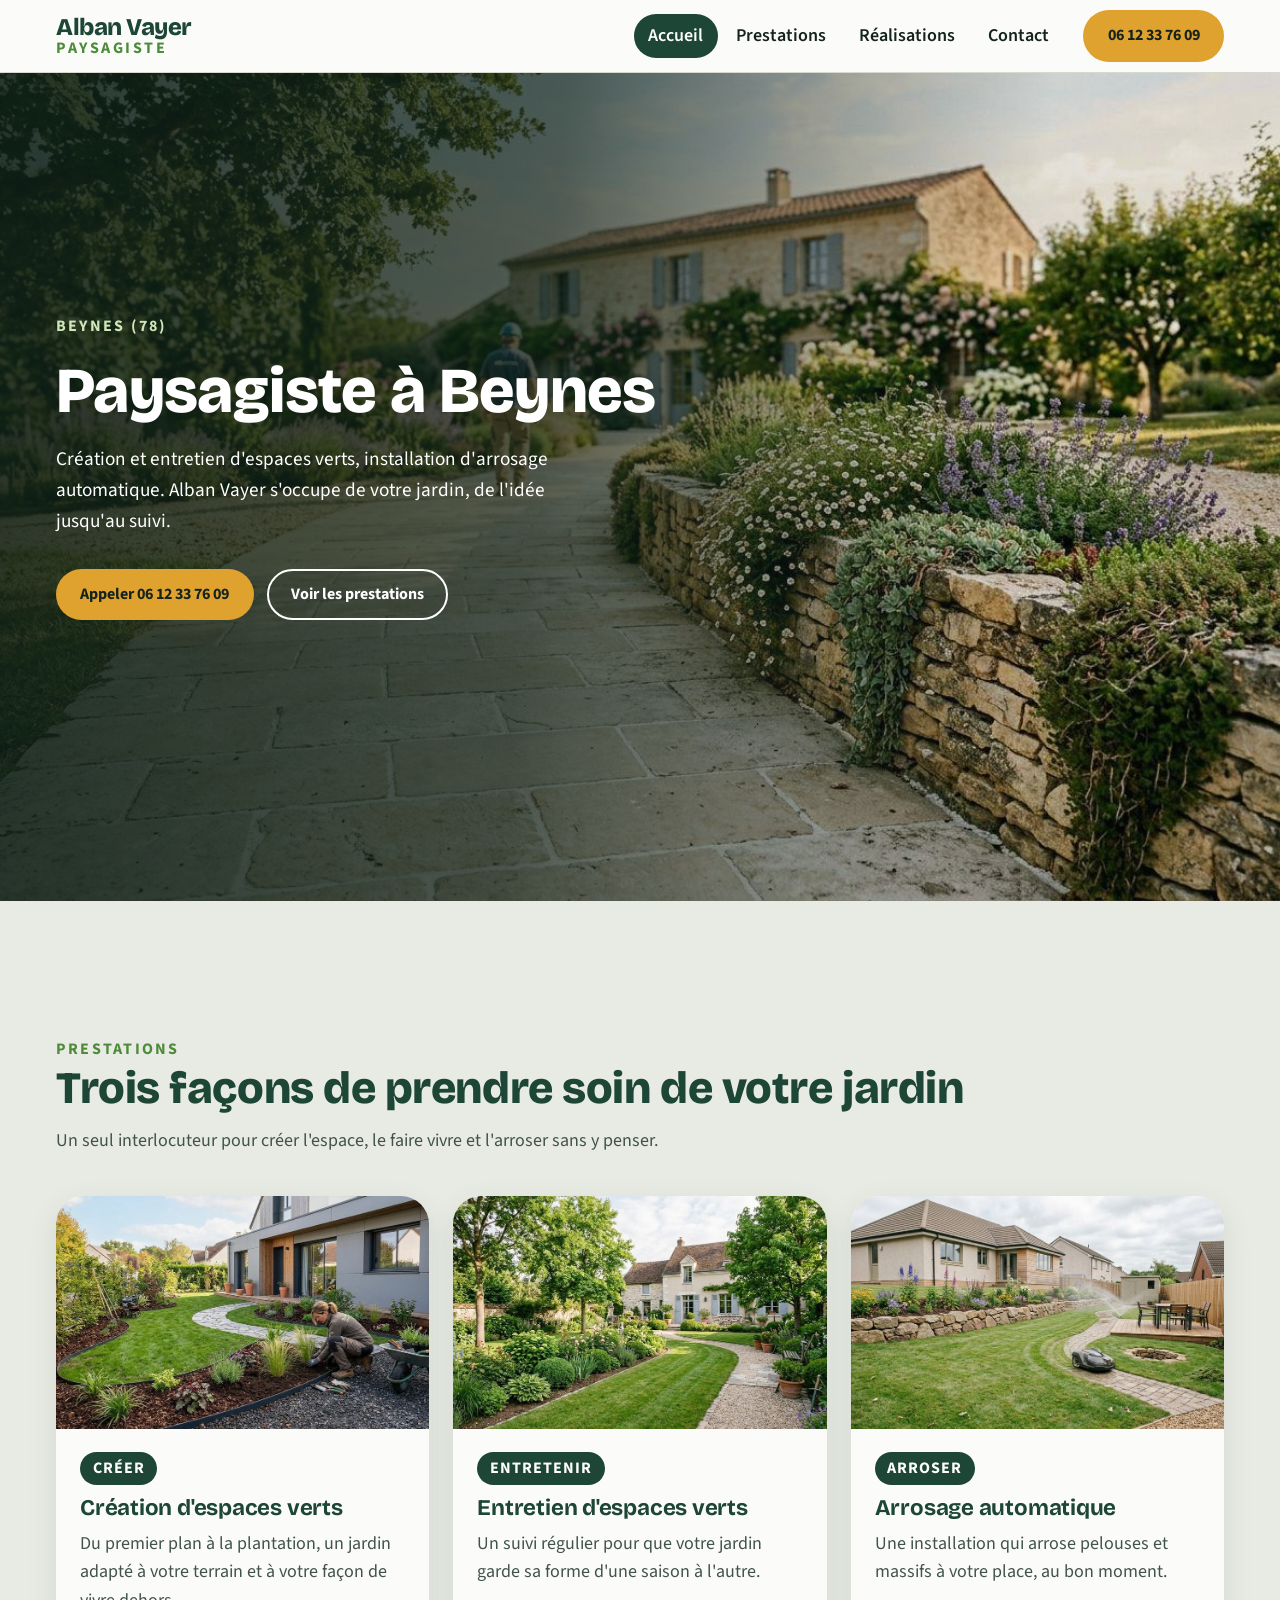
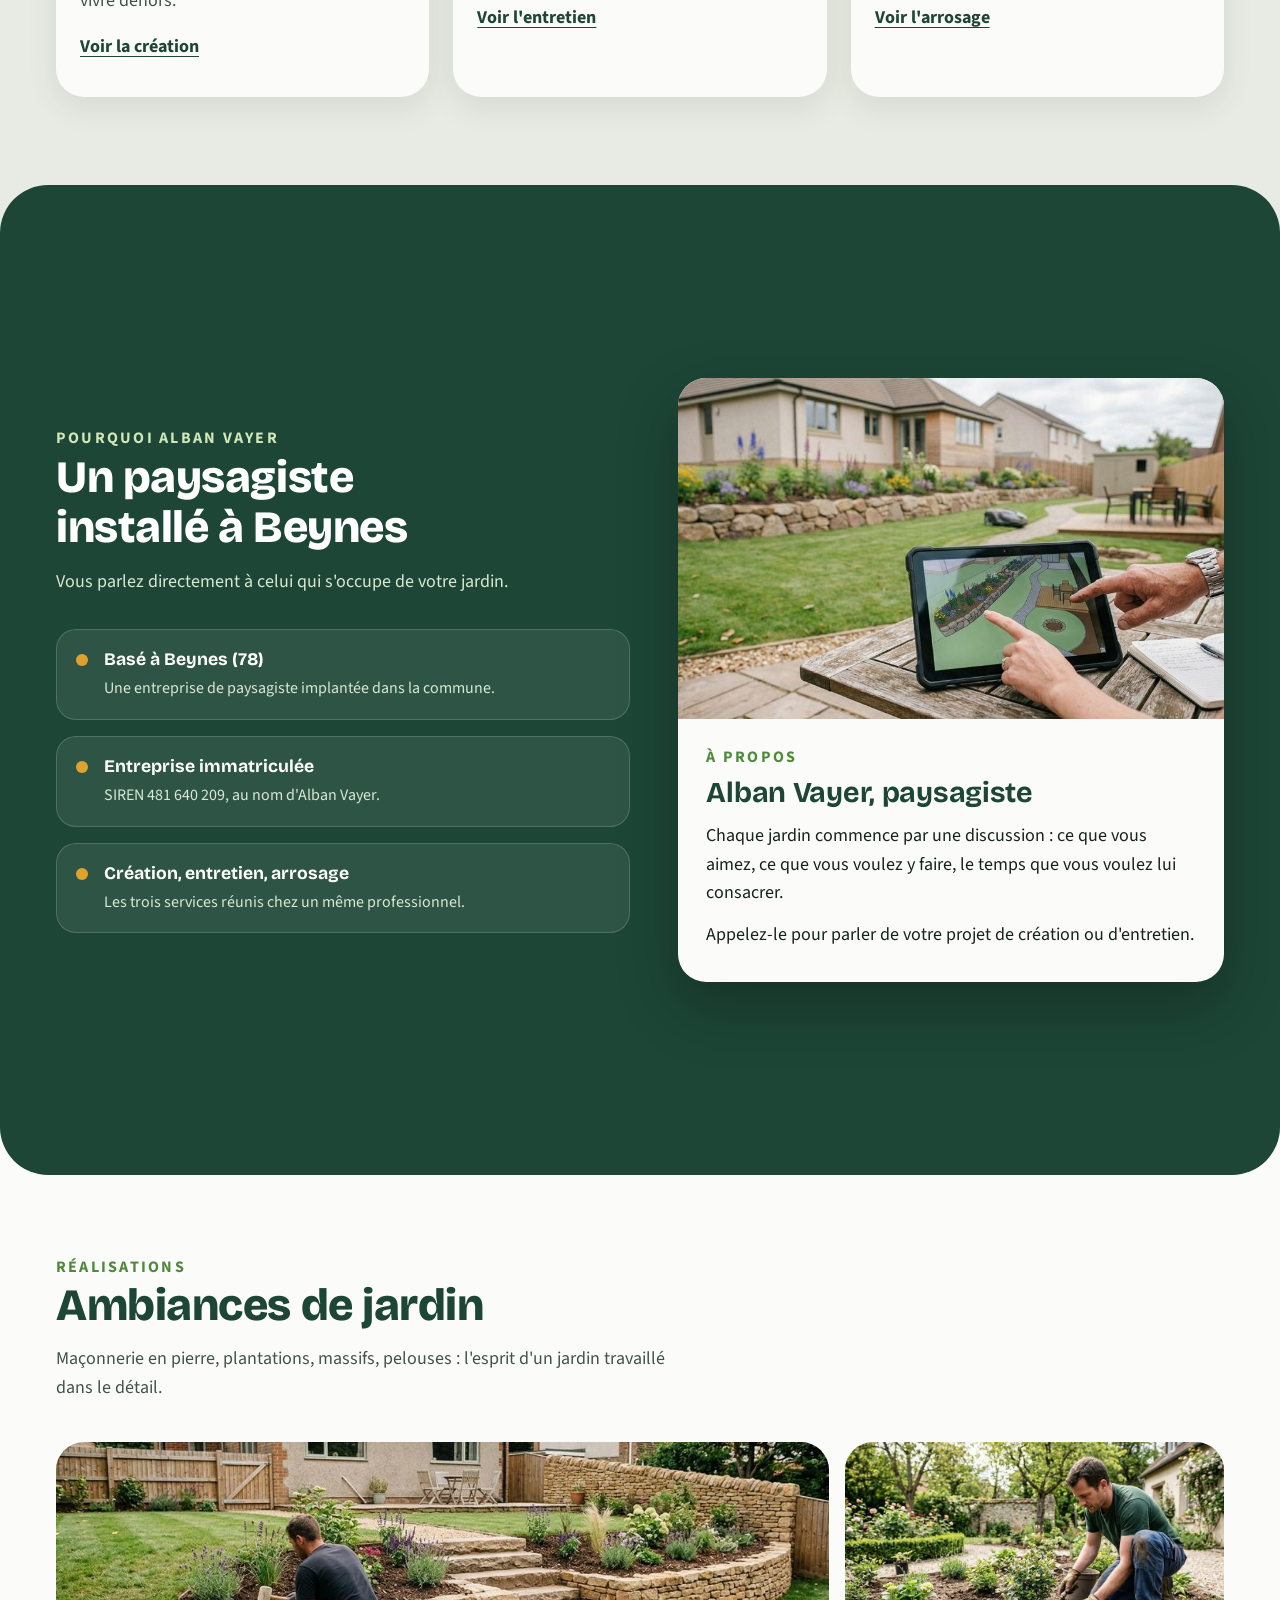
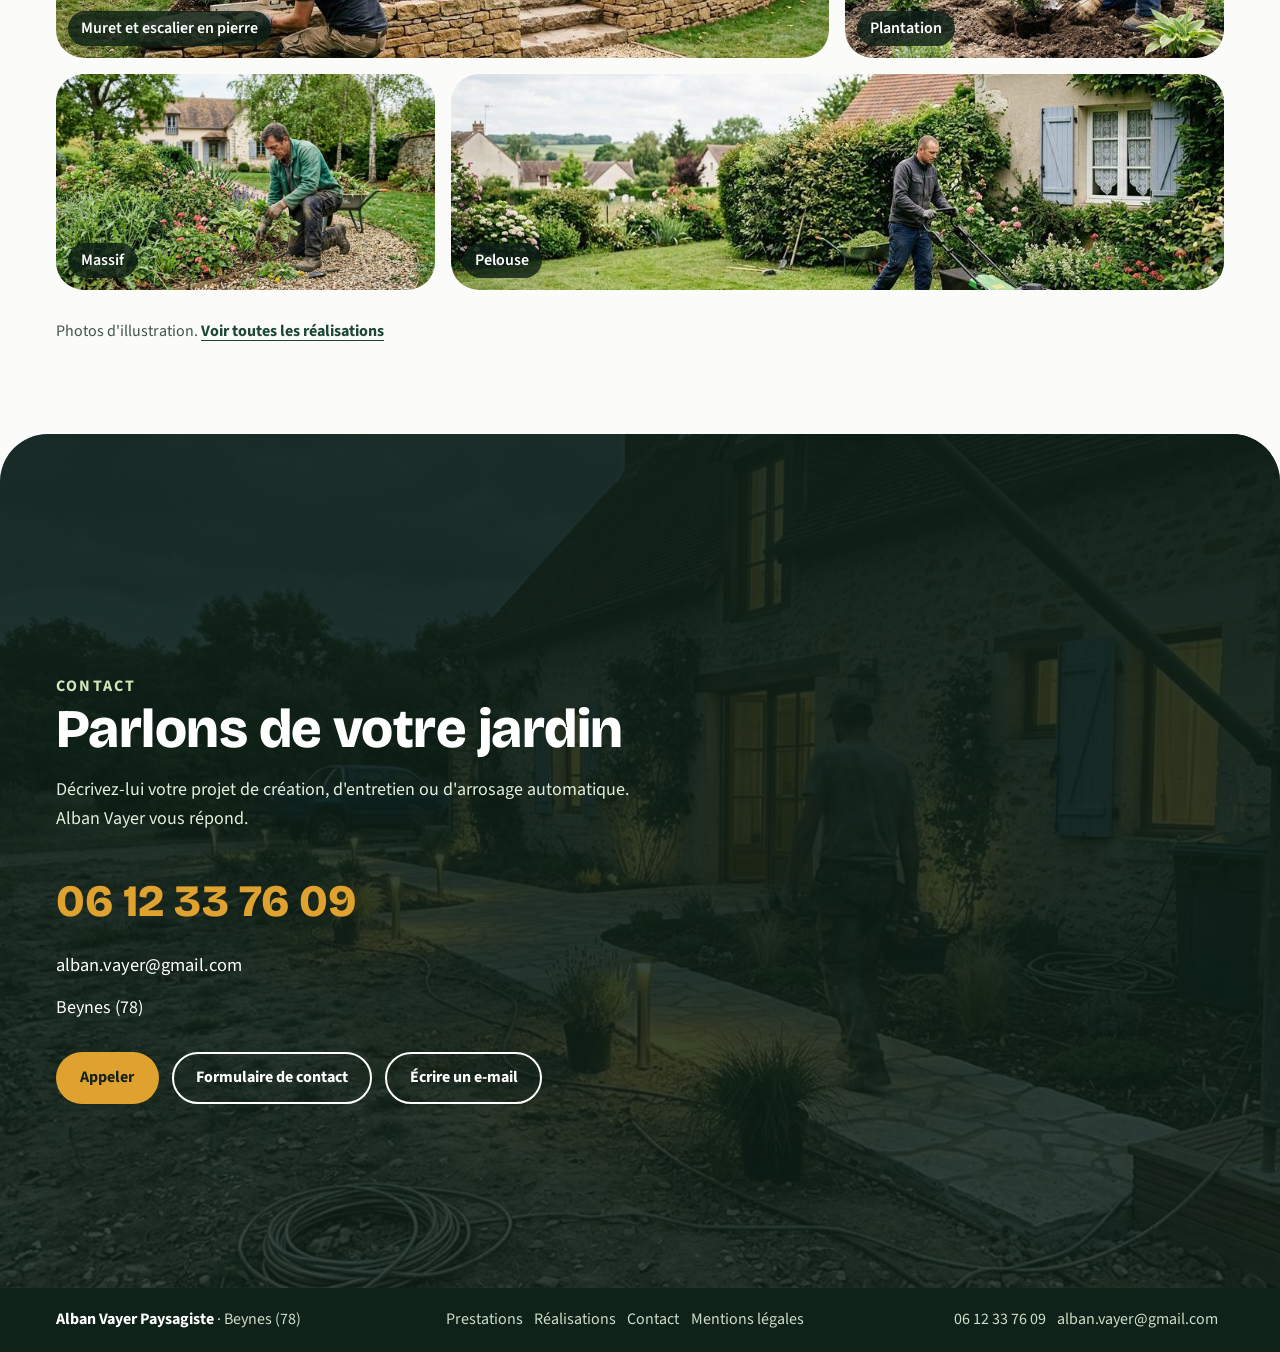
<file: index.html>
<!doctype html>
<html lang="fr">
<head>
<meta charset="utf-8">
<meta name="viewport" content="width=device-width,initial-scale=1">
<title>Alban Vayer Paysagiste à Beynes (78) | Création et entretien de jardins</title>
<meta name="description" content="Alban Vayer, paysagiste à Beynes (78) : création et entretien d'espaces verts, arrosage automatique. Appelez le 06 12 33 76 09.">
<link rel="icon" href="favicon.svg" type="image/svg+xml">
<link rel="preconnect" href="https://fonts.googleapis.com">
<link rel="preconnect" href="https://fonts.gstatic.com" crossorigin>
<link rel="stylesheet" href="https://fonts.googleapis.com/css2?family=Bricolage+Grotesque:opsz,wght@12..96,600;12..96,800&family=Source+Sans+3:wght@400;600;700&display=swap">
<link rel="stylesheet" href="css/style.css">
</head>
<body>
<header class="site-header" id="top">
  <div class="wrap head-in">
    <a class="logo" href="https://webaunet.github.io/alban-vayer-paysagiste/" aria-label="Alban Vayer Paysagiste, accueil"><b>Alban Vayer</b><span>Paysagiste</span></a>
    <nav class="nav" id="menu" aria-label="Navigation principale">
      <a href="index.html" aria-current="page">Accueil</a>
      <a href="prestations.html">Prestations</a>
      <a href="realisations.html">Réalisations</a>
      <a href="contact.html">Contact</a>
    </nav>
    <a class="btn btn-primary head-cta" href="tel:+33612337609" aria-label="Appeler le 06 12 33 76 09"><span class="long">06 12 33 76 09</span><span aria-hidden="true" class="short">Appeler</span></a>
    <button class="burger" type="button" aria-expanded="false" aria-controls="menu" aria-label="Ouvrir le menu">
      <svg class="b" viewBox="0 0 24 24" fill="none" stroke="currentColor" stroke-width="2.4" stroke-linecap="round" aria-hidden="true"><path d="M4 7h16M4 12h16M4 17h16"/></svg>
      <svg class="x" viewBox="0 0 24 24" fill="none" stroke="currentColor" stroke-width="2.4" stroke-linecap="round" aria-hidden="true"><path d="M6 6l12 12M18 6L6 18"/></svg>
    </button>
  </div>
</header>
<main>

  <section class="hero" aria-labelledby="h1">
    <img src="images/allee-paves-jardin.jpg" width="1408" height="768" fetchpriority="high" alt="Allée dallée en pierre bordée d'un muret fleuri, menant à une maison de campagne en pierre">
    <div class="wrap">
      <p class="eyebrow">Beynes (78)</p>
      <h1 id="h1">Paysagiste à Beynes</h1>
      <p class="lead">Création et entretien d'espaces verts, installation d'arrosage automatique. Alban Vayer s'occupe de votre jardin, de l'idée jusqu'au suivi.</p>
      <div class="actions">
        <a class="btn btn-primary" href="tel:+33612337609">Appeler 06 12 33 76 09</a>
        <a class="btn btn-ghost" href="prestations.html">Voir les prestations</a>
      </div>
    </div>
  </section>

  <section class="section s-pierre" id="prestations" aria-labelledby="t-prest">
    <div class="wrap">
      <p class="eyebrow">Prestations</p>
      <h2 class="section-title" id="t-prest">Trois façons de prendre soin de votre jardin</h2>
      <p class="section-intro">Un seul interlocuteur pour créer l'espace, le faire vivre et l'arroser sans y penser.</p>
      <div class="cards">
        <article class="card">
          <img src="images/creation-espace-vert.jpg" width="1408" height="768" loading="lazy" alt="Jardinière installant des plantes dans un massif courbe bordé de gravier, devant une maison moderne">
          <div class="card-body">
            <span class="pill">Créer</span>
            <h3>Création d'espaces verts</h3>
            <p>Du premier plan à la plantation, un jardin adapté à votre terrain et à votre façon de vivre dehors.</p>
            <a class="link-more" href="prestations.html#creation">Voir la création</a>
          </div>
        </article>
        <article class="card">
          <img src="images/jardin-entretenu-allee.jpg" width="1408" height="768" loading="lazy" alt="Jardin entretenu : pelouse tondue en bandes, allée de gravier et massifs fleuris devant une maison en pierre">
          <div class="card-body">
            <span class="pill">Entretenir</span>
            <h3>Entretien d'espaces verts</h3>
            <p>Un suivi régulier pour que votre jardin garde sa forme d'une saison à l'autre.</p>
            <a class="link-more" href="prestations.html#entretien">Voir l'entretien</a>
          </div>
        </article>
        <article class="card">
          <img src="images/jardin-robot-tonte-arrosage.jpg" width="1408" height="768" loading="lazy" alt="Jardin en terrasses avec un robot de tonte sur la pelouse et un jet d'arrosage en fonctionnement">
          <div class="card-body">
            <span class="pill">Arroser</span>
            <h3>Arrosage automatique</h3>
            <p>Une installation qui arrose pelouses et massifs à votre place, au bon moment.</p>
            <a class="link-more" href="prestations.html#arrosage">Voir l'arrosage</a>
          </div>
        </article>
      </div>
    </div>
  </section>

  <section class="band" id="apropos" aria-labelledby="t-about">
    <div class="wrap about">
      <div>
        <p class="eyebrow" style="color:#cfe7b9">Pourquoi Alban Vayer</p>
        <h2 class="on-dark" id="t-about">Un paysagiste installé à Beynes</h2>
        <p class="lead">Vous parlez directement à celui qui s'occupe de votre jardin.</p>
        <ul class="facts">
          <li><i class="dot"></i><div><strong>Basé à Beynes (78)</strong><span>Une entreprise de paysagiste implantée dans la commune.</span></div></li>
          <li><i class="dot"></i><div><strong>Entreprise immatriculée</strong><span>SIREN 481 640 209, au nom d'Alban Vayer.</span></div></li>
          <li><i class="dot"></i><div><strong>Création, entretien, arrosage</strong><span>Les trois services réunis chez un même professionnel.</span></div></li>
        </ul>
      </div>
      <article class="about-card">
        <img src="images/etude-projet-tablette.jpg" width="1408" height="768" loading="lazy" alt="Un paysagiste présente le plan d'un jardin sur une tablette, avec le jardin réel en arrière-plan">
        <div class="txt">
          <p class="eyebrow">À propos</p>
          <h2>Alban Vayer, paysagiste</h2>
          <p>Chaque jardin commence par une discussion : ce que vous aimez, ce que vous voulez y faire, le temps que vous voulez lui consacrer.</p>
          <p>Appelez-le pour parler de votre projet de création ou d'entretien.</p>
        </div>
      </article>
    </div>
  </section>

  <section class="section s-blanc" id="realisations" aria-labelledby="t-real">
    <div class="wrap">
      <p class="eyebrow">Réalisations</p>
      <h2 class="section-title" id="t-real">Ambiances de jardin</h2>
      <p class="section-intro">Maçonnerie en pierre, plantations, massifs, pelouses : l'esprit d'un jardin travaillé dans le détail.</p>
      <div class="gallery">
        <figure><img src="images/muret-pierre-escalier.jpg" width="1408" height="768" loading="lazy" alt="Maçon paysagiste montant un muret en pierre et un escalier dans un jardin en pente"><figcaption>Muret et escalier en pierre</figcaption></figure>
        <figure><img src="images/plantation-massif.jpg" width="1400" height="764" loading="lazy" alt="Jardinier plantant un arbuste dans un massif fraîchement creusé"><figcaption>Plantation</figcaption></figure>
        <figure><img src="images/desherbage-massif.jpg" width="1400" height="764" loading="lazy" alt="Jardinier agenouillé désherbant un massif fleuri au bord d'une allée de gravier"><figcaption>Massif</figcaption></figure>
        <figure><img src="images/tonte-pelouse.jpg" width="1376" height="768" loading="lazy" alt="Jardinier tondant la pelouse devant une maison aux volets bleus"><figcaption>Pelouse</figcaption></figure>
      </div>
      <p class="note">Photos d'illustration. <a class="link-more" href="realisations.html">Voir toutes les réalisations</a></p>
    </div>
  </section>

  <section class="contact" id="contact" aria-labelledby="t-contact">
    <img class="bg" src="images/allee-dallee-maison-pierre.jpg" width="1408" height="768" loading="lazy" alt="Allée dallée éclairée au crépuscule devant une maison en pierre">
    <div class="wrap contact-in">
      <p class="eyebrow" style="color:#cfe7b9">Contact</p>
      <h2 id="t-contact">Parlons de votre jardin</h2>
      <p class="lead">Décrivez-lui votre projet de création, d'entretien ou d'arrosage automatique. Alban Vayer vous répond.</p>
      <div class="coords">
        <a class="tel" href="tel:+33612337609">06 12 33 76 09</a>
        <a class="mail" href="mailto:alban.vayer@gmail.com?subject=Demande%20pour%20mon%20jardin">alban.vayer@gmail.com</a>
        <span>Beynes (78)</span>
      </div>
      <div class="actions">
        <a class="btn btn-primary" href="tel:+33612337609">Appeler</a>
        <a class="btn btn-ghost" href="contact.html">Formulaire de contact</a>
        <a class="btn btn-ghost" href="mailto:alban.vayer@gmail.com?subject=Demande%20pour%20mon%20jardin">Écrire un e-mail</a>
      </div>
    </div>
  </section>
</main>
<footer class="site-footer">
  <div class="wrap foot-in">
    <span><strong>Alban Vayer Paysagiste</strong> · Beynes (78)</span>
    <nav class="foot-nav" aria-label="Pied de page"><a href="prestations.html">Prestations</a><a href="realisations.html">Réalisations</a><a href="contact.html">Contact</a><a href="mentions-legales.html">Mentions légales</a></nav>
    <span><a href="tel:+33612337609">06 12 33 76 09</a><a href="mailto:alban.vayer@gmail.com">alban.vayer@gmail.com</a></span>
  </div>
</footer>
<script src="js/main.js"></script>
</body>
</html>
</file>
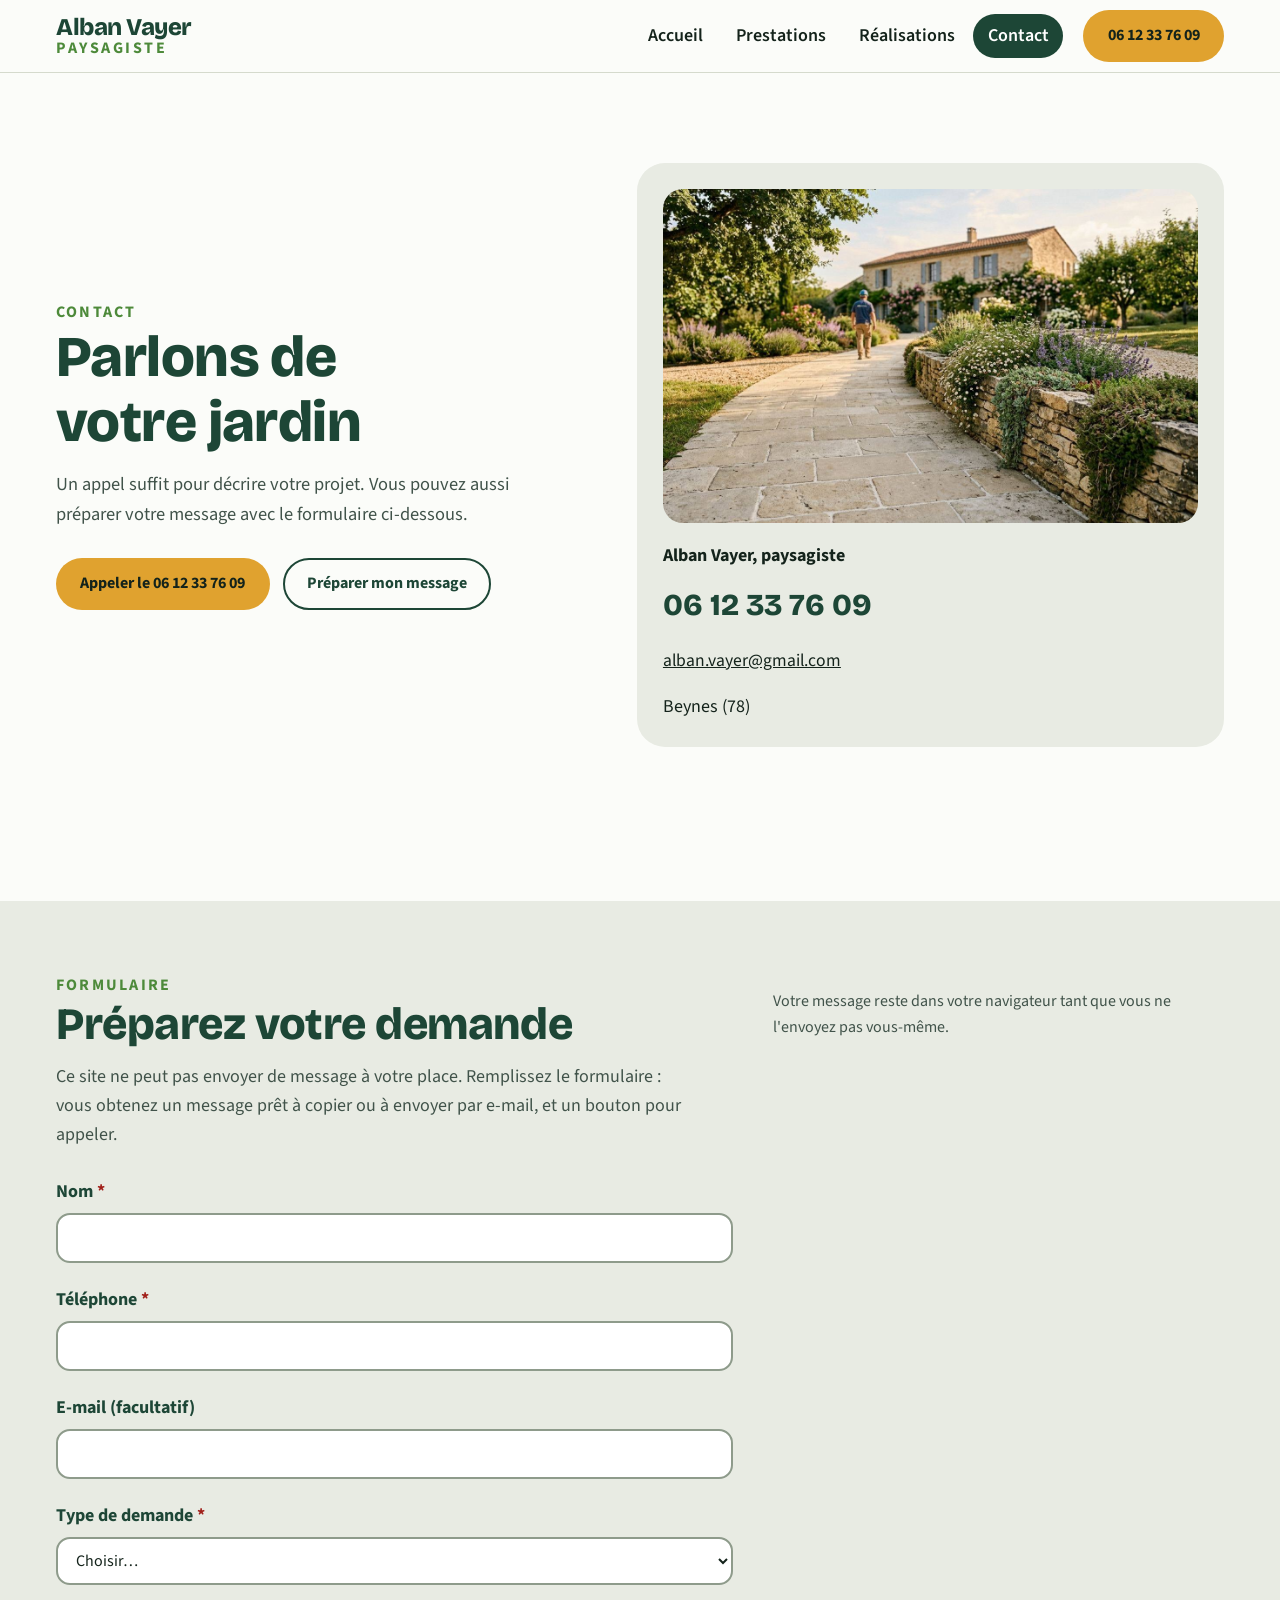
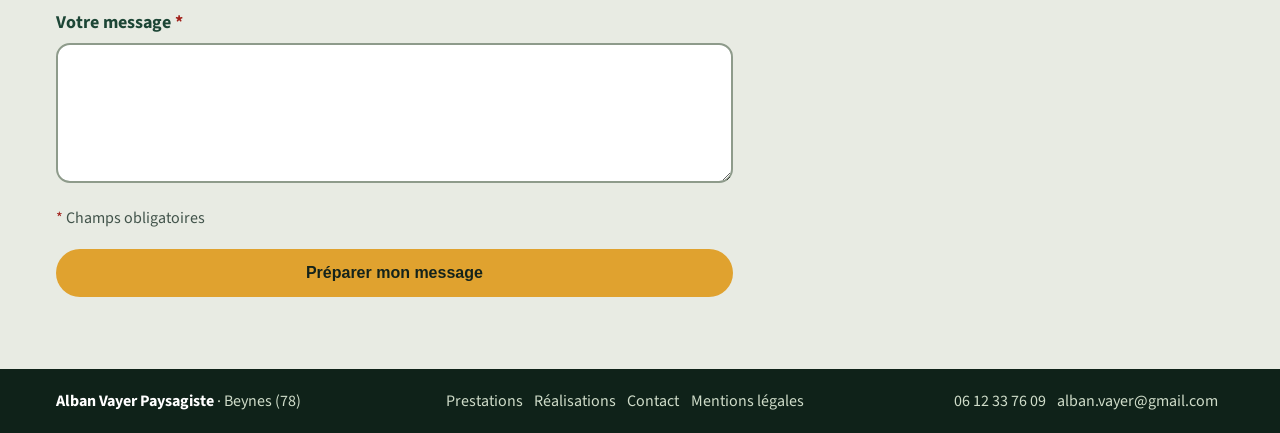
<file: contact.html>
<!doctype html>
<html lang="fr">
<head>
<meta charset="utf-8">
<meta name="viewport" content="width=device-width,initial-scale=1">
<title>Contact paysagiste à Beynes (78) | Alban Vayer</title>
<meta name="description" content="Contactez Alban Vayer, paysagiste à Beynes (78), au 06 12 33 76 09 ou par e-mail, et préparez votre demande avec le formulaire.">
<link rel="icon" href="favicon.svg" type="image/svg+xml">
<link rel="preconnect" href="https://fonts.googleapis.com">
<link rel="preconnect" href="https://fonts.gstatic.com" crossorigin>
<link rel="stylesheet" href="https://fonts.googleapis.com/css2?family=Bricolage+Grotesque:opsz,wght@12..96,600;12..96,800&family=Source+Sans+3:wght@400;600;700&display=swap">
<link rel="stylesheet" href="css/style.css">
</head>
<body>
<header class="site-header" id="top">
  <div class="wrap head-in">
    <a class="logo" href="https://webaunet.github.io/alban-vayer-paysagiste/" aria-label="Alban Vayer Paysagiste, accueil"><b>Alban Vayer</b><span>Paysagiste</span></a>
    <nav class="nav" id="menu" aria-label="Navigation principale">
      <a href="index.html">Accueil</a>
      <a href="prestations.html">Prestations</a>
      <a href="realisations.html">Réalisations</a>
      <a href="contact.html" aria-current="page">Contact</a>
    </nav>
    <a class="btn btn-primary head-cta" href="tel:+33612337609" aria-label="Appeler le 06 12 33 76 09"><span class="long">06 12 33 76 09</span><span aria-hidden="true" class="short">Appeler</span></a>
    <button class="burger" type="button" aria-expanded="false" aria-controls="menu" aria-label="Ouvrir le menu">
      <svg class="b" viewBox="0 0 24 24" fill="none" stroke="currentColor" stroke-width="2.4" stroke-linecap="round" aria-hidden="true"><path d="M4 7h16M4 12h16M4 17h16"/></svg>
      <svg class="x" viewBox="0 0 24 24" fill="none" stroke="currentColor" stroke-width="2.4" stroke-linecap="round" aria-hidden="true"><path d="M6 6l12 12M18 6L6 18"/></svg>
    </button>
  </div>
</header>
<main>
  <section class="page-head" aria-labelledby="h1">
    <div class="wrap ph-grid">
      <div>
        <p class="eyebrow">Contact</p>
        <h1 id="h1">Parlons de votre jardin</h1>
        <p class="lead">Un appel suffit pour décrire votre projet. Vous pouvez aussi préparer votre message avec le formulaire ci-dessous.</p>
        <div class="actions">
          <a class="btn btn-primary" href="tel:+33612337609">Appeler le 06 12 33 76 09</a>
          <a class="btn btn-dark" href="#formulaire">Préparer mon message</a>
        </div>
      </div>
      <div class="panel">
        <img src="images/allee-paves-jardin.jpg" width="1408" height="768" alt="Allée dallée en pierre bordée d'un muret fleuri, menant à une maison de campagne en pierre" fetchpriority="high">
        <strong>Alban Vayer, paysagiste</strong>
        <a class="tel" href="tel:+33612337609">06 12 33 76 09</a>
        <a class="mail" href="mailto:alban.vayer@gmail.com">alban.vayer@gmail.com</a>
        <span>Beynes (78)</span>
      </div>
    </div>
  </section>

  <section class="s-form" id="formulaire" aria-labelledby="t-form">
    <div class="wrap form-wrap">
      <div>
        <p class="eyebrow">Formulaire</p>
        <h2 class="section-title" id="t-form">Préparez votre demande</h2>
        <p class="section-intro">Ce site ne peut pas envoyer de message à votre place. Remplissez le formulaire : vous obtenez un message prêt à copier ou à envoyer par e-mail, et un bouton pour appeler.</p>
        <form class="form" id="contact-form" novalidate style="margin-top:1.8rem">
          <div class="field"><label for="nom">Nom <span class="req" aria-hidden="true">*</span></label><input id="nom" name="nom" type="text" autocomplete="name" required aria-describedby="err-nom"><p class="err" id="err-nom" role="alert"></p></div>
          <div class="field"><label for="tel">Téléphone <span class="req" aria-hidden="true">*</span></label><input id="tel" name="tel" type="tel" autocomplete="tel" inputmode="tel" required aria-describedby="err-tel"><p class="err" id="err-tel" role="alert"></p></div>
          <div class="field"><label for="email">E-mail (facultatif)</label><input id="email" name="email" type="email" autocomplete="email" aria-describedby="err-email"><p class="err" id="err-email" role="alert"></p></div>
          <div class="field"><label for="projet">Type de demande <span class="req" aria-hidden="true">*</span></label>
            <select id="projet" name="projet" required aria-describedby="err-projet"><option value="">Choisir…</option><option>Création d'espaces verts</option><option>Entretien d'espaces verts</option><option>Arrosage automatique</option><option>Autre demande</option></select><p class="err" id="err-projet" role="alert"></p></div>
          <div class="field"><label for="message">Votre message <span class="req" aria-hidden="true">*</span></label><textarea id="message" name="message" required aria-describedby="err-message"></textarea><p class="err" id="err-message" role="alert"></p></div>
          <p class="hint"><span class="req" aria-hidden="true">*</span> Champs obligatoires</p>
          <button class="btn btn-primary" type="submit">Préparer mon message</button>
        </form>
      </div>
      <aside aria-label="Récapitulatif de la demande">
        <div class="recap" id="recap" tabindex="-1" hidden>
          <h3>Votre message est prêt</h3>
          <pre id="recap-text"></pre>
          <div class="actions">
            <button class="btn btn-primary" type="button" id="copy-btn">Copier</button>
            <a class="btn btn-ghost" href="tel:+33612337609">Appeler</a>
            <a class="btn btn-ghost" id="recap-mail" href="mailto:alban.vayer@gmail.com?subject=Demande%20pour%20mon%20jardin">Envoyer par e-mail</a>
            <button class="btn btn-ghost" type="button" id="edit-btn">Modifier</button>
          </div>
          <p class="status" id="copy-status" role="status"></p>
        </div>
        <p class="hint" style="margin-top:1rem">Votre message reste dans votre navigateur tant que vous ne l'envoyez pas vous-même.</p>
      </aside>
    </div>
  </section>
</main>
<footer class="site-footer">
  <div class="wrap foot-in">
    <span><strong>Alban Vayer Paysagiste</strong> · Beynes (78)</span>
    <nav class="foot-nav" aria-label="Pied de page"><a href="prestations.html">Prestations</a><a href="realisations.html">Réalisations</a><a href="contact.html">Contact</a><a href="mentions-legales.html">Mentions légales</a></nav>
    <span><a href="tel:+33612337609">06 12 33 76 09</a><a href="mailto:alban.vayer@gmail.com">alban.vayer@gmail.com</a></span>
  </div>
</footer>
<script src="js/main.js"></script>
<script src="js/contact.js"></script>
</body>
</html>
</file>
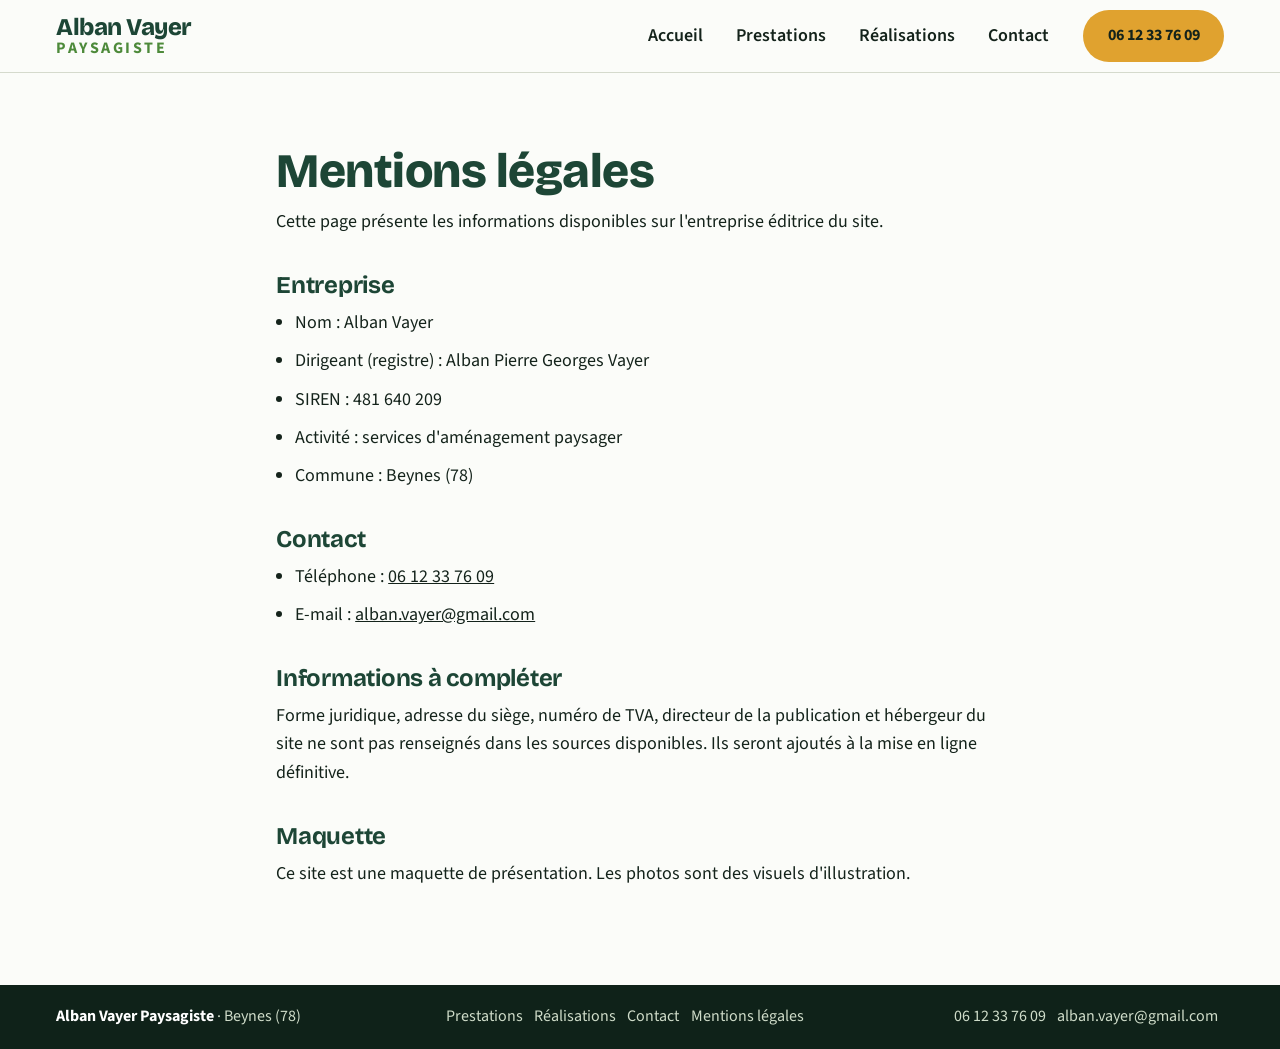
<file: mentions-legales.html>
<!doctype html>
<html lang="fr">
<head>
<meta charset="utf-8">
<meta name="viewport" content="width=device-width,initial-scale=1">
<title>Mentions légales | Alban Vayer Paysagiste à Beynes</title>
<meta name="description" content="Mentions légales du site d'Alban Vayer, paysagiste à Beynes (78) : identité de l'entreprise et informations de contact.">
<link rel="icon" href="favicon.svg" type="image/svg+xml">
<link rel="preconnect" href="https://fonts.googleapis.com">
<link rel="preconnect" href="https://fonts.gstatic.com" crossorigin>
<link rel="stylesheet" href="https://fonts.googleapis.com/css2?family=Bricolage+Grotesque:opsz,wght@12..96,600;12..96,800&family=Source+Sans+3:wght@400;600;700&display=swap">
<link rel="stylesheet" href="css/style.css">
</head>
<body>
<header class="site-header" id="top">
  <div class="wrap head-in">
    <a class="logo" href="https://webaunet.github.io/alban-vayer-paysagiste/" aria-label="Alban Vayer Paysagiste, accueil"><b>Alban Vayer</b><span>Paysagiste</span></a>
    <nav class="nav" id="menu" aria-label="Navigation principale">
      <a href="index.html">Accueil</a>
      <a href="prestations.html">Prestations</a>
      <a href="realisations.html">Réalisations</a>
      <a href="contact.html">Contact</a>
    </nav>
    <a class="btn btn-primary head-cta" href="tel:+33612337609" aria-label="Appeler le 06 12 33 76 09"><span class="long">06 12 33 76 09</span><span aria-hidden="true" class="short">Appeler</span></a>
    <button class="burger" type="button" aria-expanded="false" aria-controls="menu" aria-label="Ouvrir le menu">
      <svg class="b" viewBox="0 0 24 24" fill="none" stroke="currentColor" stroke-width="2.4" stroke-linecap="round" aria-hidden="true"><path d="M4 7h16M4 12h16M4 17h16"/></svg>
      <svg class="x" viewBox="0 0 24 24" fill="none" stroke="currentColor" stroke-width="2.4" stroke-linecap="round" aria-hidden="true"><path d="M6 6l12 12M18 6L6 18"/></svg>
    </button>
  </div>
</header>
<main>
  <section class="section s-simple" aria-labelledby="h1">
    <div class="wrap legal">
      <h1 id="h1">Mentions légales</h1>
      <p>Cette page présente les informations disponibles sur l'entreprise éditrice du site.</p>
      <h2>Entreprise</h2>
      <ul>
        <li>Nom : Alban Vayer</li>
        <li>Dirigeant (registre) : Alban Pierre Georges Vayer</li>
        <li>SIREN : 481 640 209</li>
        <li>Activité : services d'aménagement paysager</li>
        <li>Commune : Beynes (78)</li>
      </ul>
      <h2>Contact</h2>
      <ul>
        <li>Téléphone : <a href="tel:+33612337609">06 12 33 76 09</a></li>
        <li>E-mail : <a href="mailto:alban.vayer@gmail.com">alban.vayer@gmail.com</a></li>
      </ul>
      <h2>Informations à compléter</h2>
      <p>Forme juridique, adresse du siège, numéro de TVA, directeur de la publication et hébergeur du site ne sont pas renseignés dans les sources disponibles. Ils seront ajoutés à la mise en ligne définitive.</p>
      <h2>Maquette</h2>
      <p>Ce site est une maquette de présentation. Les photos sont des visuels d'illustration.</p>
    </div>
  </section>
</main>
<footer class="site-footer">
  <div class="wrap foot-in">
    <span><strong>Alban Vayer Paysagiste</strong> · Beynes (78)</span>
    <nav class="foot-nav" aria-label="Pied de page"><a href="prestations.html">Prestations</a><a href="realisations.html">Réalisations</a><a href="contact.html">Contact</a><a href="mentions-legales.html">Mentions légales</a></nav>
    <span><a href="tel:+33612337609">06 12 33 76 09</a><a href="mailto:alban.vayer@gmail.com">alban.vayer@gmail.com</a></span>
  </div>
</footer>
<script src="js/main.js"></script>
</body>
</html>
</file>
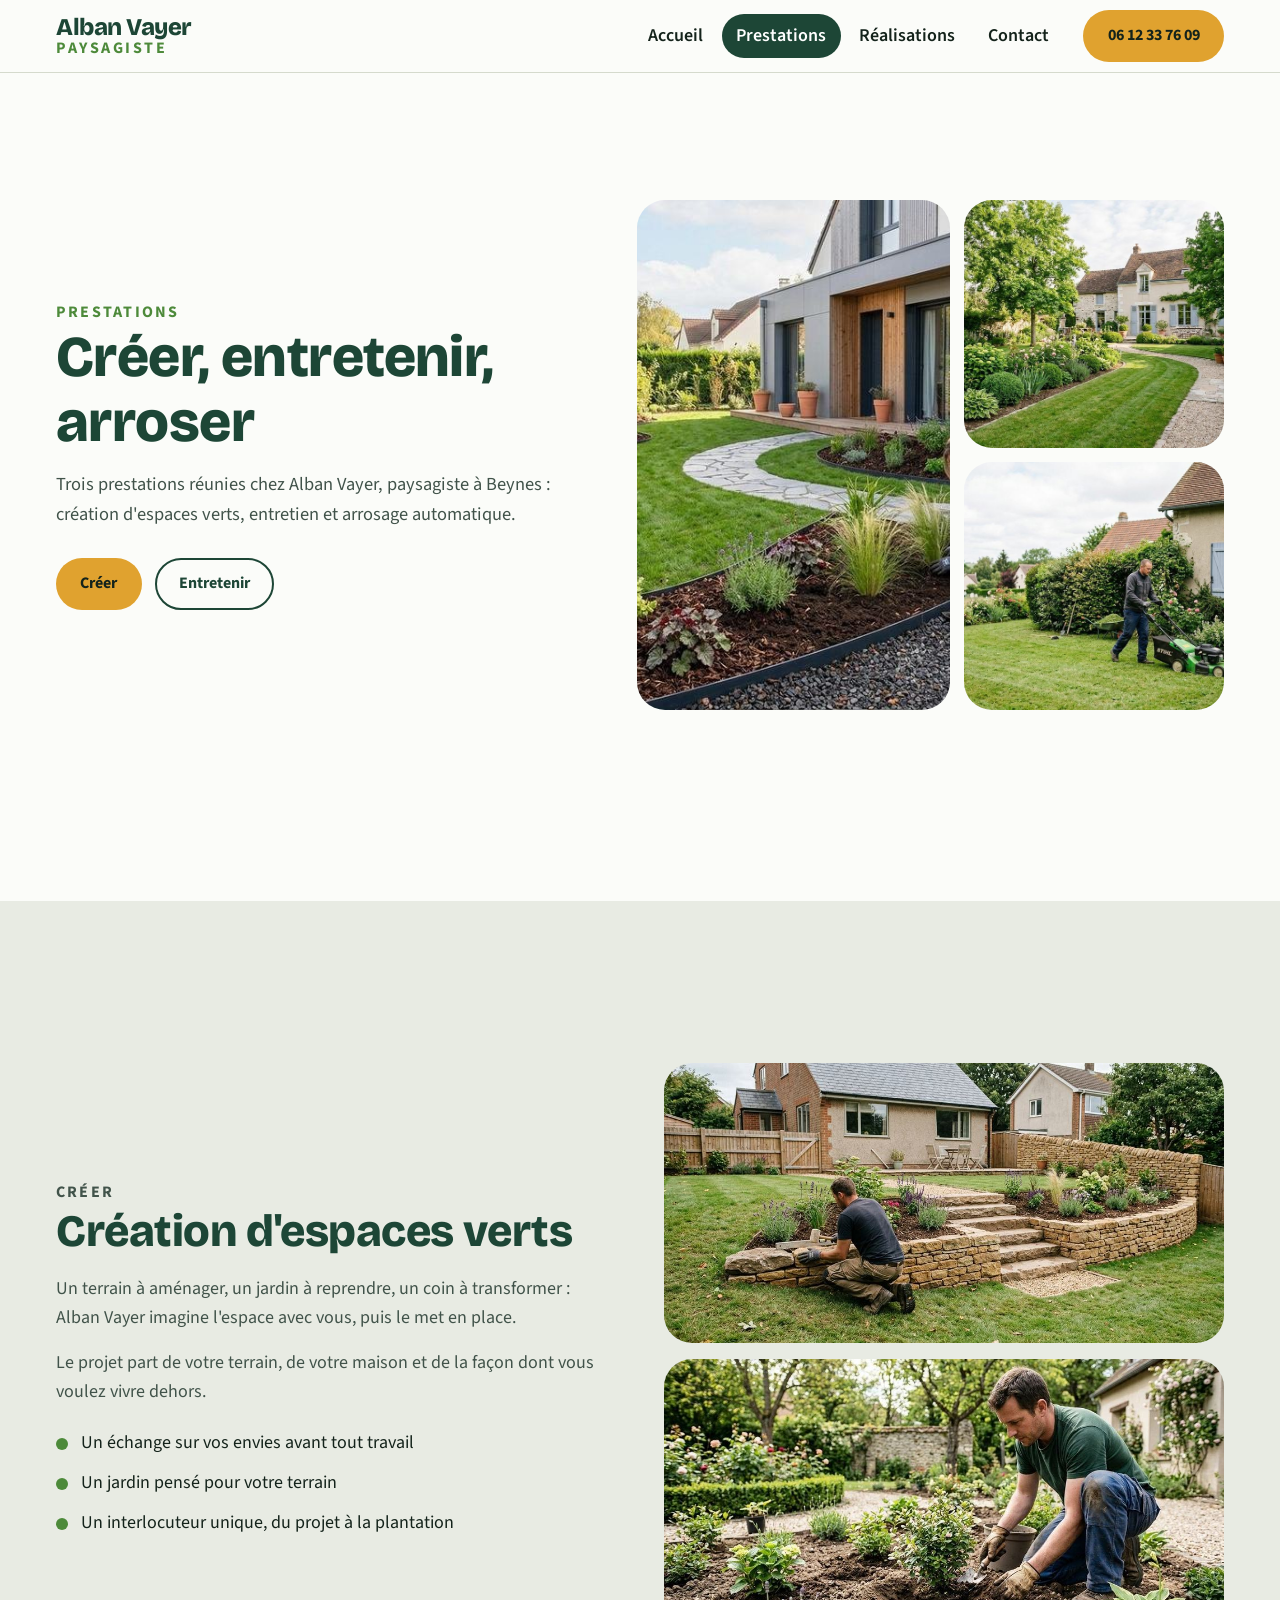
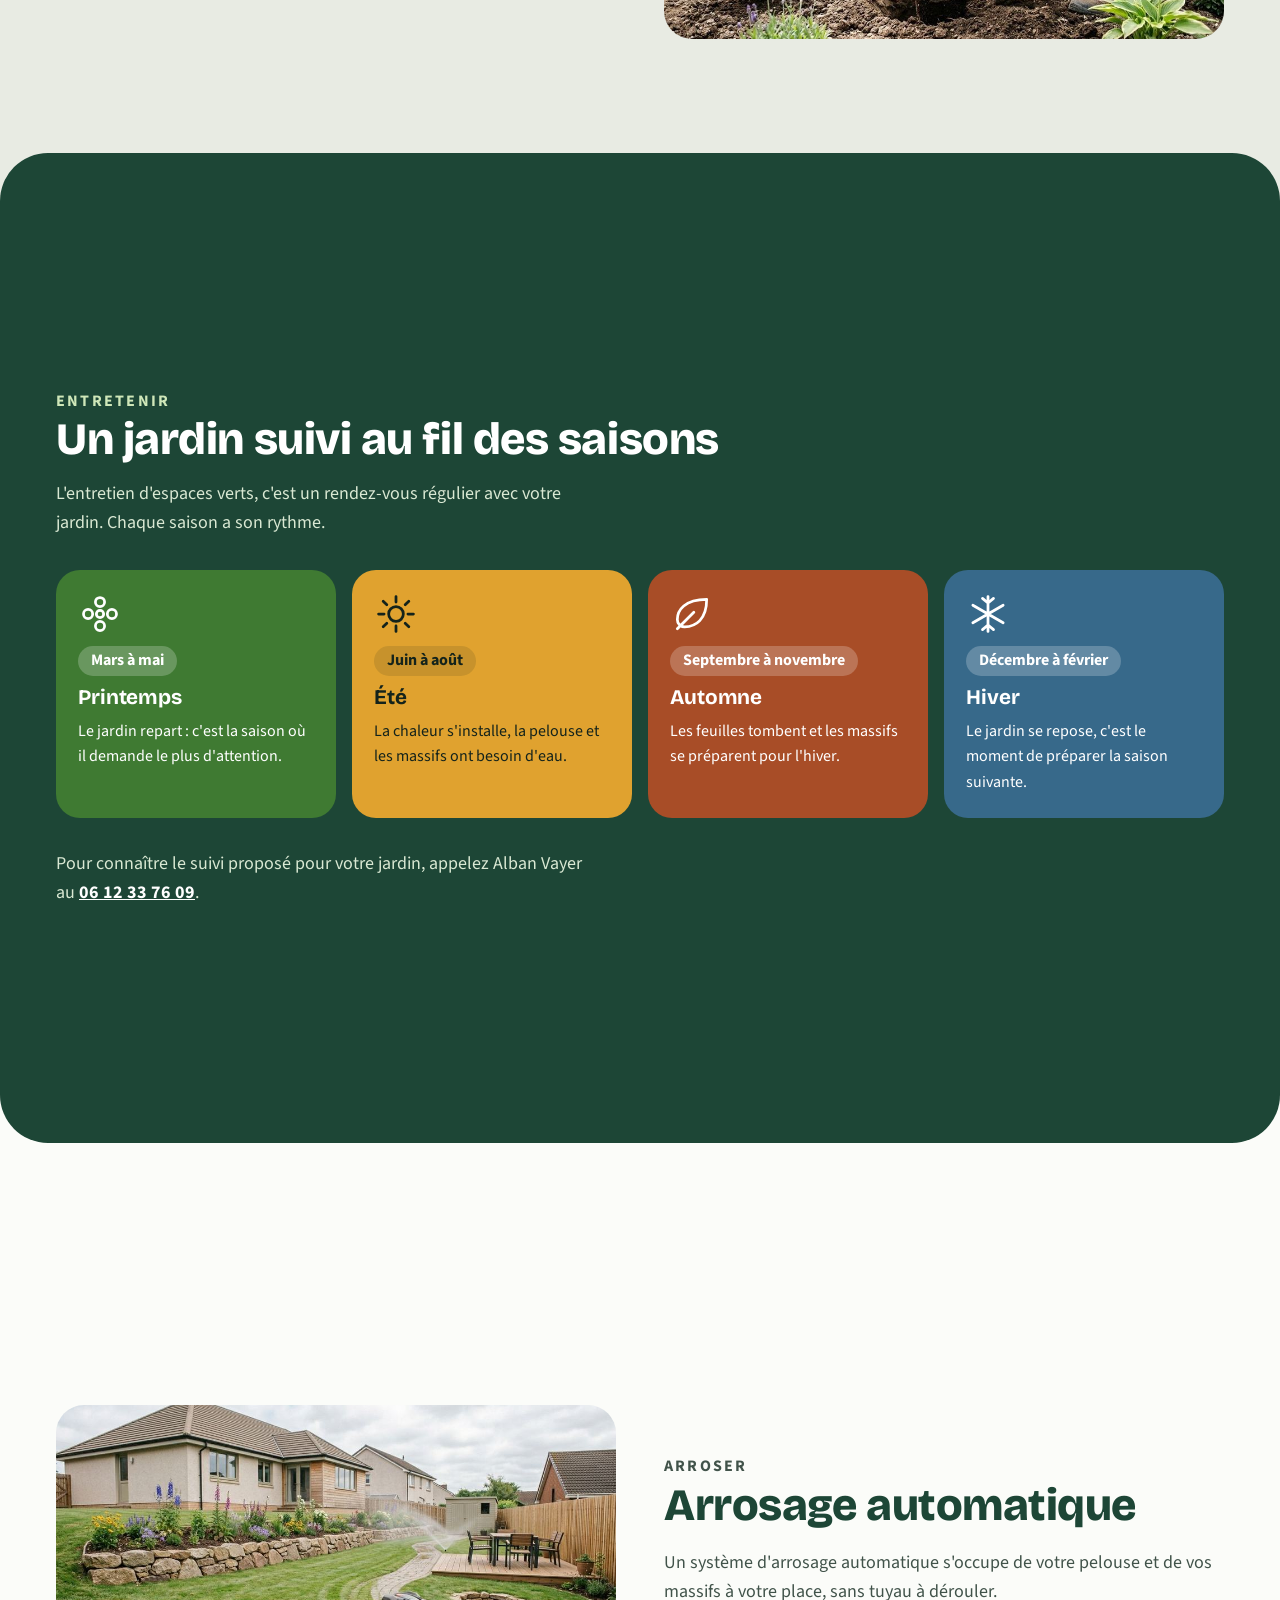
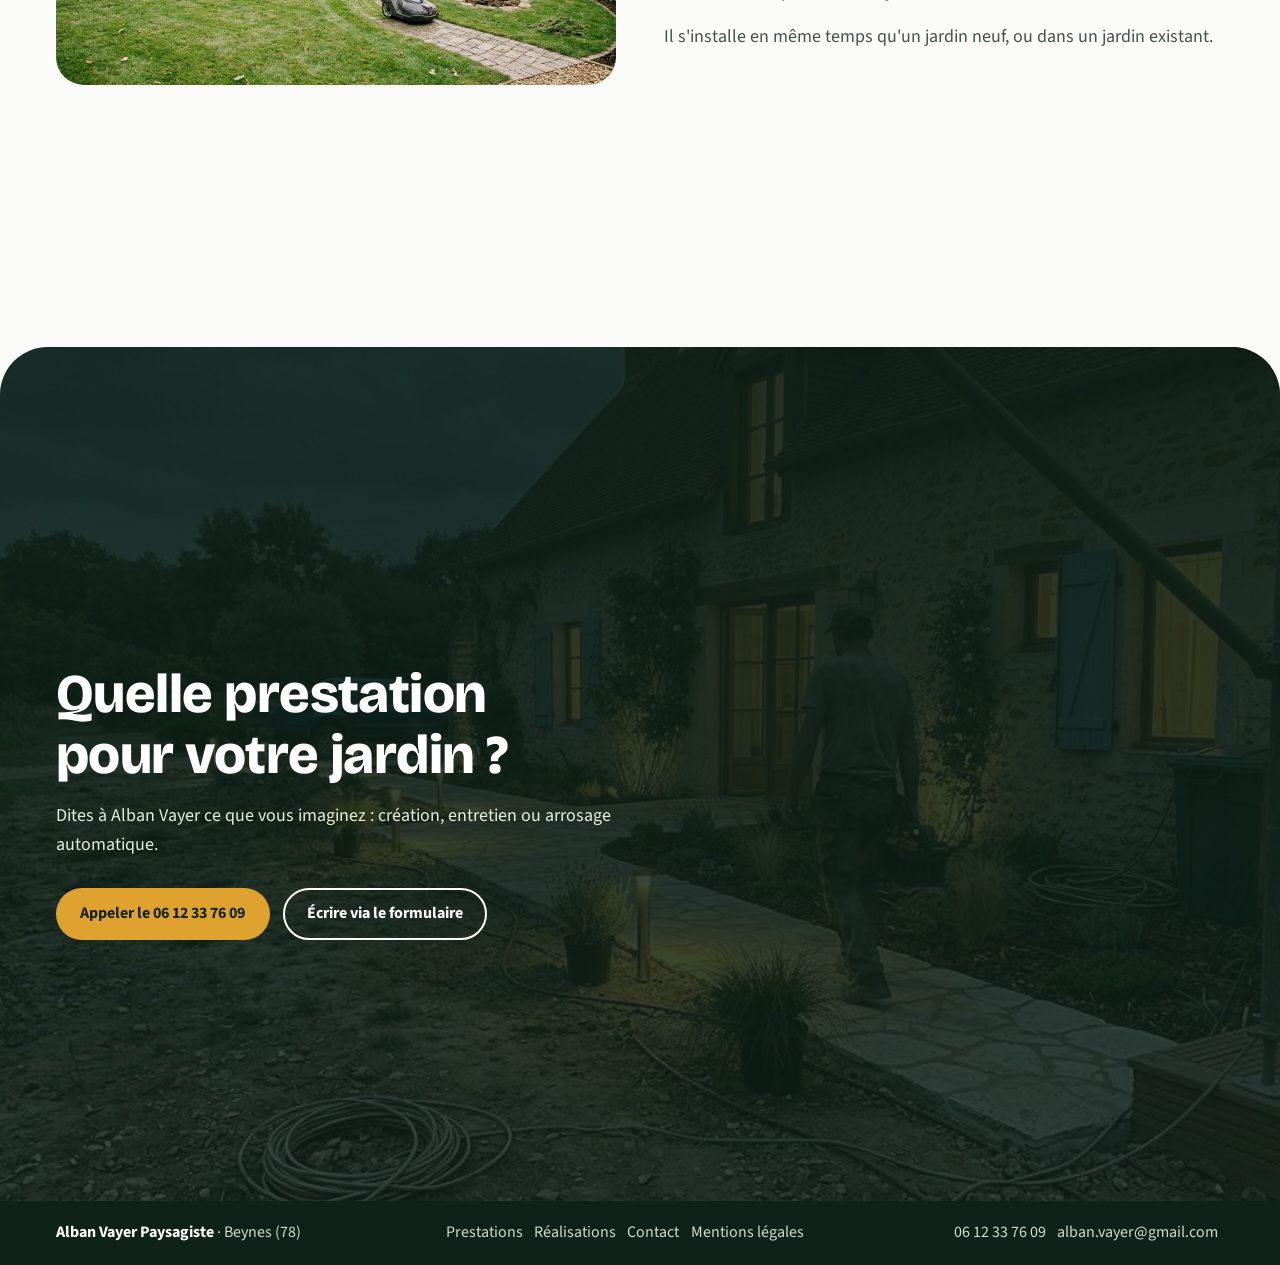
<file: prestations.html>
<!doctype html>
<html lang="fr">
<head>
<meta charset="utf-8">
<meta name="viewport" content="width=device-width,initial-scale=1">
<title>Prestations de paysagiste à Beynes (78) | Alban Vayer</title>
<meta name="description" content="Création d'espaces verts, entretien de jardin et arrosage automatique à Beynes (78) : découvrez les prestations d'Alban Vayer, paysagiste.">
<link rel="icon" href="favicon.svg" type="image/svg+xml">
<link rel="preconnect" href="https://fonts.googleapis.com">
<link rel="preconnect" href="https://fonts.gstatic.com" crossorigin>
<link rel="stylesheet" href="https://fonts.googleapis.com/css2?family=Bricolage+Grotesque:opsz,wght@12..96,600;12..96,800&family=Source+Sans+3:wght@400;600;700&display=swap">
<link rel="stylesheet" href="css/style.css">
</head>
<body>
<header class="site-header" id="top">
  <div class="wrap head-in">
    <a class="logo" href="https://webaunet.github.io/alban-vayer-paysagiste/" aria-label="Alban Vayer Paysagiste, accueil"><b>Alban Vayer</b><span>Paysagiste</span></a>
    <nav class="nav" id="menu" aria-label="Navigation principale">
      <a href="index.html">Accueil</a>
      <a href="prestations.html" aria-current="page">Prestations</a>
      <a href="realisations.html">Réalisations</a>
      <a href="contact.html">Contact</a>
    </nav>
    <a class="btn btn-primary head-cta" href="tel:+33612337609" aria-label="Appeler le 06 12 33 76 09"><span class="long">06 12 33 76 09</span><span aria-hidden="true" class="short">Appeler</span></a>
    <button class="burger" type="button" aria-expanded="false" aria-controls="menu" aria-label="Ouvrir le menu">
      <svg class="b" viewBox="0 0 24 24" fill="none" stroke="currentColor" stroke-width="2.4" stroke-linecap="round" aria-hidden="true"><path d="M4 7h16M4 12h16M4 17h16"/></svg>
      <svg class="x" viewBox="0 0 24 24" fill="none" stroke="currentColor" stroke-width="2.4" stroke-linecap="round" aria-hidden="true"><path d="M6 6l12 12M18 6L6 18"/></svg>
    </button>
  </div>
</header>
<main>
  <section class="page-head" aria-labelledby="h1">
    <div class="wrap ph-grid">
      <div>
        <p class="eyebrow">Prestations</p>
        <h1 id="h1">Créer, entretenir, arroser</h1>
        <p class="lead">Trois prestations réunies chez Alban Vayer, paysagiste à Beynes : création d'espaces verts, entretien et arrosage automatique.</p>
        <div class="actions">
          <a class="btn btn-primary" href="#creation">Créer</a>
          <a class="btn btn-dark" href="#entretien">Entretenir</a>
        </div>
      </div>
      <div class="mosaic">
        <img src="images/creation-espace-vert.jpg" width="1000" height="545" alt="Jardinière installant des plantes dans un massif courbe bordé de gravier, devant une maison moderne" fetchpriority="high">
        <img src="images/jardin-entretenu-allee.jpg" width="1000" height="545" alt="Jardin entretenu : pelouse tondue en bandes, allée de gravier et massifs fleuris devant une maison en pierre">
        <img src="images/tonte-pelouse.jpg" width="1000" height="558" alt="Jardinier tondant la pelouse devant une maison aux volets bleus">
      </div>
    </div>
  </section>

  <section class="section s-pierre" id="creation" aria-labelledby="t-creation">
    <div class="wrap split">
      <div>
        <p class="eyebrow">Créer</p>
        <h2 class="section-title" id="t-creation">Création d'espaces verts</h2>
        <p>Un terrain à aménager, un jardin à reprendre, un coin à transformer : Alban Vayer imagine l'espace avec vous, puis le met en place.</p>
        <p>Le projet part de votre terrain, de votre maison et de la façon dont vous voulez vivre dehors.</p>
        <ul class="checks"><li>Un échange sur vos envies avant tout travail</li><li>Un jardin pensé pour votre terrain</li><li>Un interlocuteur unique, du projet à la plantation</li></ul>
      </div>
      <div class="imgs">
        <img src="images/muret-pierre-escalier.jpg" width="1000" height="545" loading="lazy" alt="Maçon paysagiste montant un muret en pierre et un escalier dans un jardin en pente">
        <img src="images/plantation-massif.jpg" width="1000" height="546" loading="lazy" alt="Jardinier plantant un arbuste dans un massif fraîchement creusé">
      </div>
    </div>
  </section>

  <section class="band" id="entretien" aria-labelledby="t-entretien">
    <div class="wrap">
      <p class="eyebrow" style="color:#cfe7b9">Entretenir</p>
      <h2 class="on-dark" id="t-entretien">Un jardin suivi au fil des saisons</h2>
      <p class="lead">L'entretien d'espaces verts, c'est un rendez-vous régulier avec votre jardin. Chaque saison a son rythme.</p>
      <div class="seasons">
        <article class="season s-print"><svg viewBox="0 0 48 48" fill="none" stroke="currentColor" stroke-width="3" stroke-linecap="round" aria-hidden="true"><circle cx="24" cy="24" r="4"/><circle cx="24" cy="11" r="5"/><circle cx="24" cy="37" r="5"/><circle cx="11" cy="24" r="5"/><circle cx="37" cy="24" r="5"/></svg><span class="when">Mars à mai</span><h3>Printemps</h3><p>Le jardin repart : c'est la saison où il demande le plus d'attention.</p></article>
        <article class="season s-ete"><svg viewBox="0 0 48 48" fill="none" stroke="currentColor" stroke-width="3" stroke-linecap="round" aria-hidden="true"><circle cx="24" cy="24" r="8"/><path d="M24 5v6M24 37v6M5 24h6M37 24h6M10 10l4 4M34 34l4 4M38 10l-4 4M14 34l-4 4"/></svg><span class="when">Juin à août</span><h3>Été</h3><p>La chaleur s'installe, la pelouse et les massifs ont besoin d'eau.</p></article>
        <article class="season s-aut"><svg viewBox="0 0 48 48" fill="none" stroke="currentColor" stroke-width="3" stroke-linecap="round" stroke-linejoin="round" aria-hidden="true"><path d="M40 8C16 8 8 20 8 30c0 4 3 8 8 8 12 0 24-8 24-30z"/><path d="M8 40L26 22"/></svg><span class="when">Septembre à novembre</span><h3>Automne</h3><p>Les feuilles tombent et les massifs se préparent pour l'hiver.</p></article>
        <article class="season s-hiv"><svg viewBox="0 0 48 48" fill="none" stroke="currentColor" stroke-width="3" stroke-linecap="round" aria-hidden="true"><path d="M24 5v38M7.5 14.5l33 19M40.5 14.5l-33 19M18 7l6 5 6-5M18 41l6-5 6 5"/></svg><span class="when">Décembre à février</span><h3>Hiver</h3><p>Le jardin se repose, c'est le moment de préparer la saison suivante.</p></article>
      </div>
      <p class="lead" style="margin-top:2rem">Pour connaître le suivi proposé pour votre jardin, appelez Alban Vayer au <a href="tel:+33612337609" style="color:#fff;font-weight:700">06 12 33 76 09</a>.</p>
    </div>
  </section>

  <section class="section s-blanc" id="arrosage" aria-labelledby="t-arrosage">
    <div class="wrap split rev">
      <div>
        <p class="eyebrow">Arroser</p>
        <h2 class="section-title" id="t-arrosage">Arrosage automatique</h2>
        <p>Un système d'arrosage automatique s'occupe de votre pelouse et de vos massifs à votre place, sans tuyau à dérouler.</p>
        <p>Il s'installe en même temps qu'un jardin neuf, ou dans un jardin existant.</p>
      </div>
      <div class="imgs">
        <img src="images/jardin-robot-tonte-arrosage.jpg" width="1000" height="545" loading="lazy" alt="Jardin en terrasses avec un robot de tonte sur la pelouse et un jet d'arrosage en fonctionnement">
      </div>
    </div>
  </section>

  <section class="contact" aria-labelledby="t-contact">
    <img class="bg" src="images/allee-dallee-maison-pierre.jpg" width="1200" height="655" loading="lazy" alt="Allée dallée éclairée au crépuscule devant une maison en pierre">
    <div class="wrap contact-in">
      <h2 id="t-contact">Quelle prestation pour votre jardin ?</h2>
      <p class="lead">Dites à Alban Vayer ce que vous imaginez : création, entretien ou arrosage automatique.</p>
      <div class="actions">
        <a class="btn btn-primary" href="tel:+33612337609">Appeler le 06 12 33 76 09</a>
        <a class="btn btn-ghost" href="contact.html">Écrire via le formulaire</a>
      </div>
    </div>
  </section>
</main>
<footer class="site-footer">
  <div class="wrap foot-in">
    <span><strong>Alban Vayer Paysagiste</strong> · Beynes (78)</span>
    <nav class="foot-nav" aria-label="Pied de page"><a href="prestations.html">Prestations</a><a href="realisations.html">Réalisations</a><a href="contact.html">Contact</a><a href="mentions-legales.html">Mentions légales</a></nav>
    <span><a href="tel:+33612337609">06 12 33 76 09</a><a href="mailto:alban.vayer@gmail.com">alban.vayer@gmail.com</a></span>
  </div>
</footer>
<script src="js/main.js"></script>
</body>
</html>
</file>
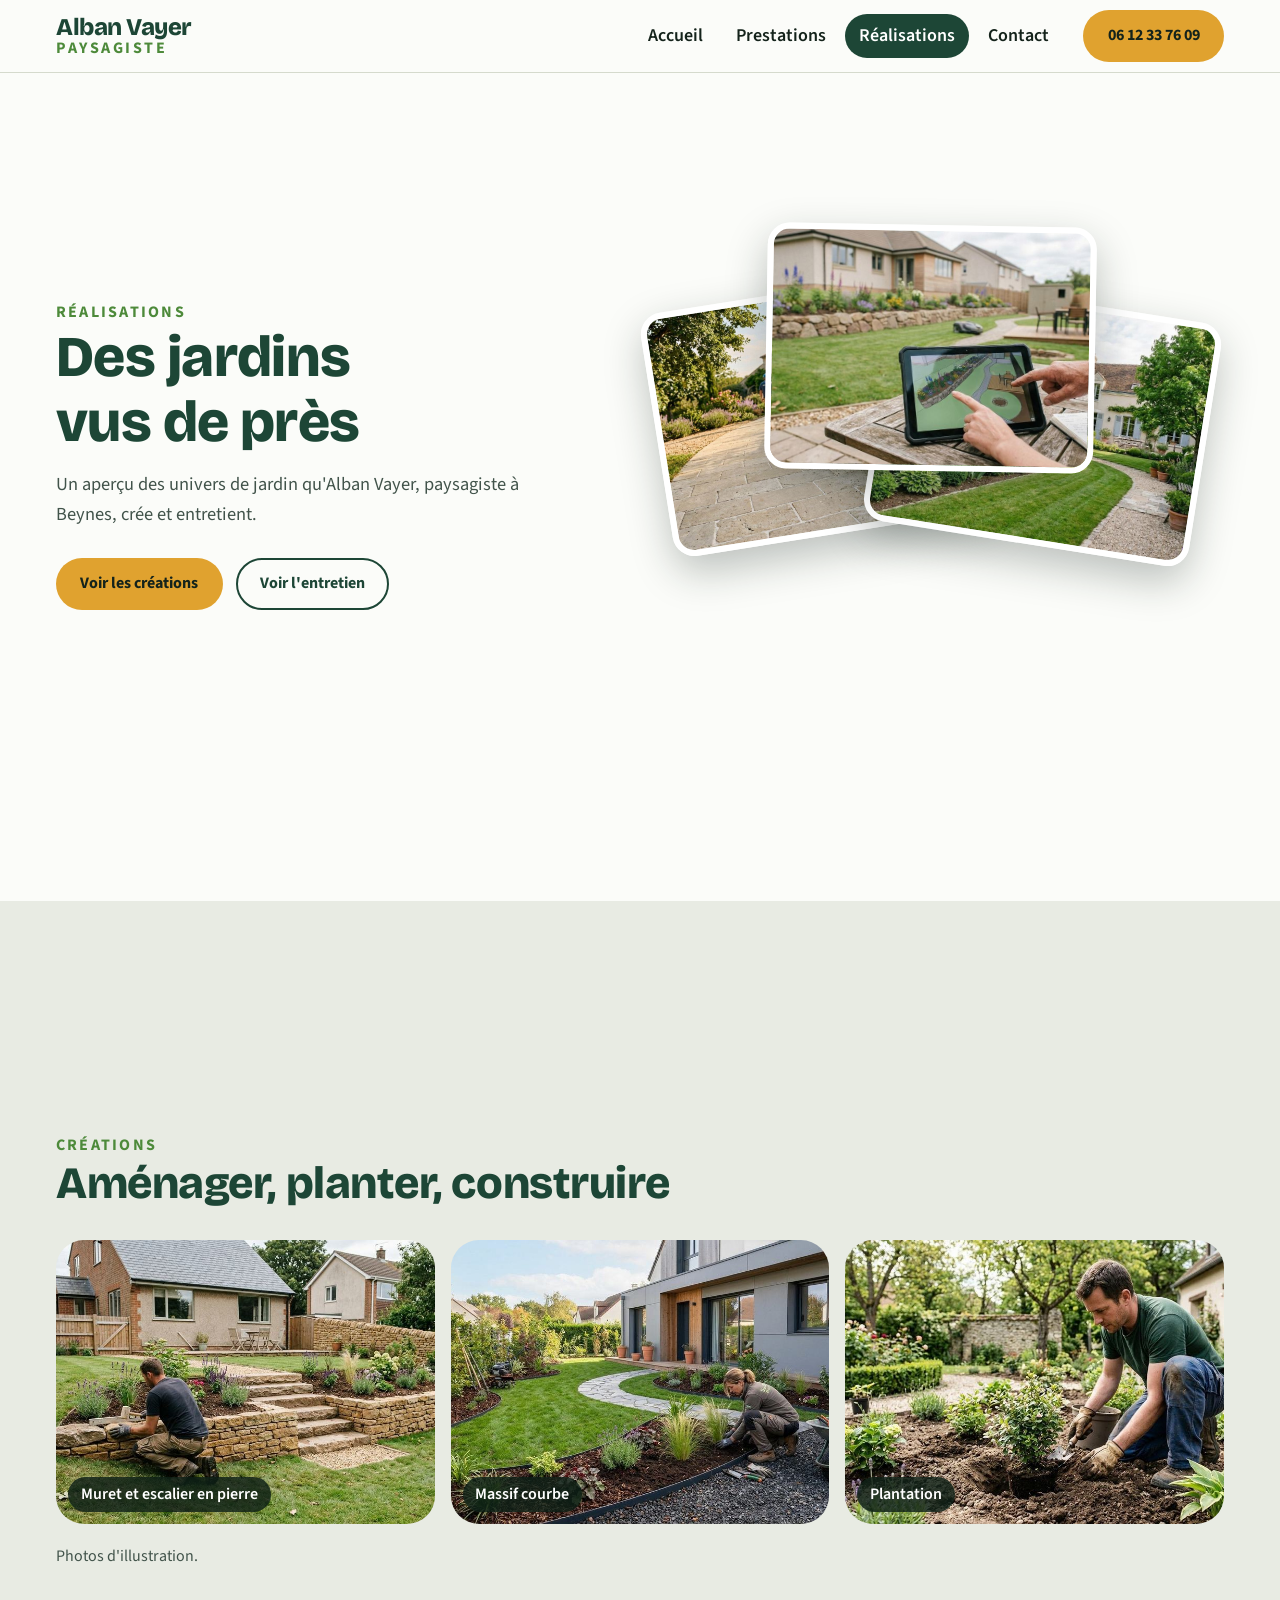
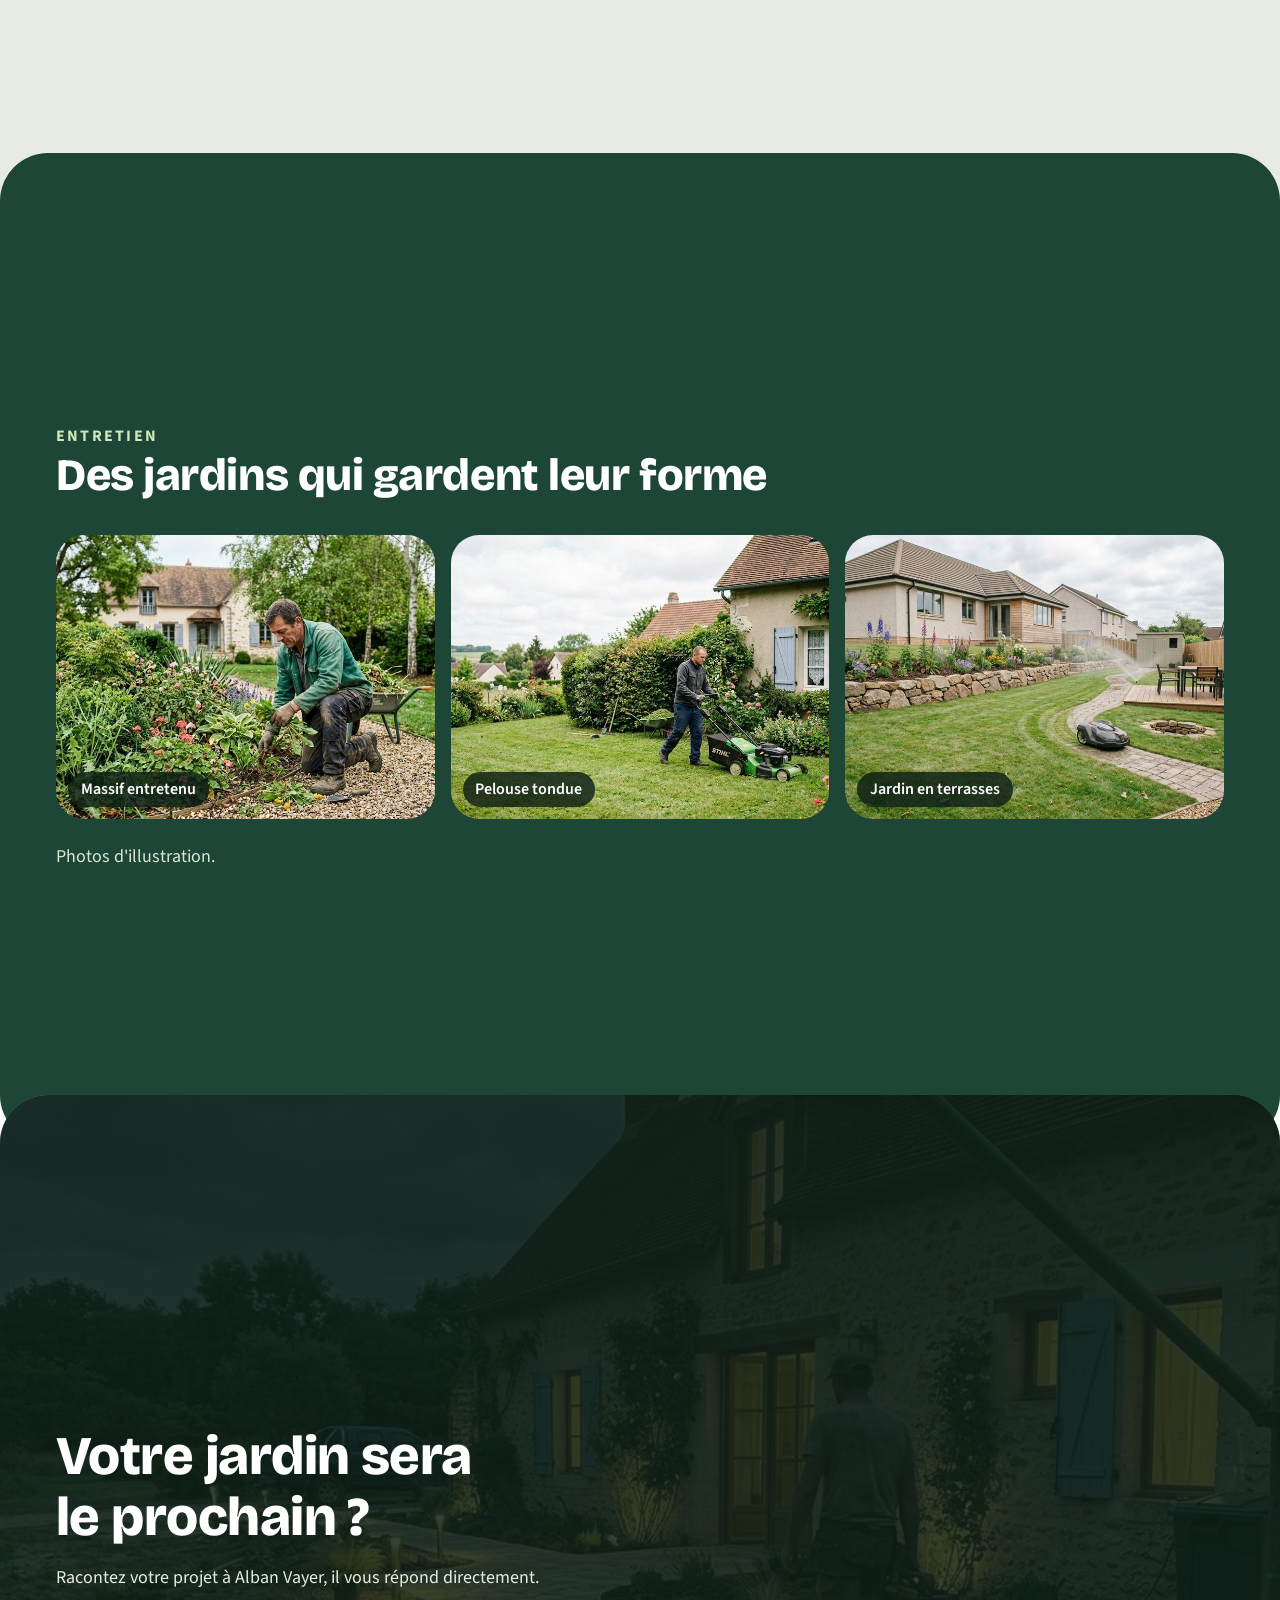
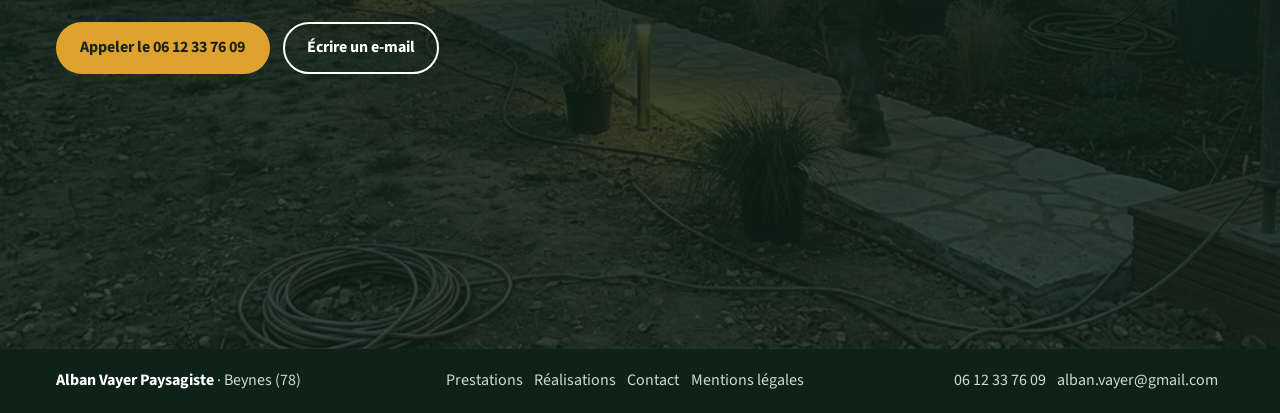
<file: realisations.html>
<!doctype html>
<html lang="fr">
<head>
<meta charset="utf-8">
<meta name="viewport" content="width=device-width,initial-scale=1">
<title>Réalisations de paysagiste à Beynes (78) | Alban Vayer</title>
<meta name="description" content="Aperçu de jardins créés et entretenus par Alban Vayer, paysagiste à Beynes (78) : aménagements, plantations et entretien.">
<link rel="icon" href="favicon.svg" type="image/svg+xml">
<link rel="preconnect" href="https://fonts.googleapis.com">
<link rel="preconnect" href="https://fonts.gstatic.com" crossorigin>
<link rel="stylesheet" href="https://fonts.googleapis.com/css2?family=Bricolage+Grotesque:opsz,wght@12..96,600;12..96,800&family=Source+Sans+3:wght@400;600;700&display=swap">
<link rel="stylesheet" href="css/style.css">
</head>
<body>
<header class="site-header" id="top">
  <div class="wrap head-in">
    <a class="logo" href="https://webaunet.github.io/alban-vayer-paysagiste/" aria-label="Alban Vayer Paysagiste, accueil"><b>Alban Vayer</b><span>Paysagiste</span></a>
    <nav class="nav" id="menu" aria-label="Navigation principale">
      <a href="index.html">Accueil</a>
      <a href="prestations.html">Prestations</a>
      <a href="realisations.html" aria-current="page">Réalisations</a>
      <a href="contact.html">Contact</a>
    </nav>
    <a class="btn btn-primary head-cta" href="tel:+33612337609" aria-label="Appeler le 06 12 33 76 09"><span class="long">06 12 33 76 09</span><span aria-hidden="true" class="short">Appeler</span></a>
    <button class="burger" type="button" aria-expanded="false" aria-controls="menu" aria-label="Ouvrir le menu">
      <svg class="b" viewBox="0 0 24 24" fill="none" stroke="currentColor" stroke-width="2.4" stroke-linecap="round" aria-hidden="true"><path d="M4 7h16M4 12h16M4 17h16"/></svg>
      <svg class="x" viewBox="0 0 24 24" fill="none" stroke="currentColor" stroke-width="2.4" stroke-linecap="round" aria-hidden="true"><path d="M6 6l12 12M18 6L6 18"/></svg>
    </button>
  </div>
</header>
<main>
  <section class="page-head" aria-labelledby="h1">
    <div class="wrap ph-grid">
      <div>
        <p class="eyebrow">Réalisations</p>
        <h1 id="h1">Des jardins vus de près</h1>
        <p class="lead">Un aperçu des univers de jardin qu'Alban Vayer, paysagiste à Beynes, crée et entretient.</p>
        <div class="actions">
          <a class="btn btn-primary" href="#creations">Voir les créations</a>
          <a class="btn btn-dark" href="#entretiens">Voir l'entretien</a>
        </div>
      </div>
      <div class="fan" aria-label="Aperçu de photos de jardins">
        <img src="images/allee-paves-jardin.jpg" width="1408" height="768" alt="Allée dallée en pierre bordée d'un muret fleuri, menant à une maison de campagne en pierre" fetchpriority="high">
        <img src="images/etude-projet-tablette.jpg" width="1000" height="545" alt="Un paysagiste présente le plan d'un jardin sur une tablette, avec le jardin réel en arrière-plan">
        <img src="images/jardin-entretenu-allee.jpg" width="1000" height="545" alt="Jardin entretenu : pelouse tondue en bandes, allée de gravier et massifs fleuris devant une maison en pierre">
      </div>
    </div>
  </section>

  <section class="section s-pierre" id="creations" aria-labelledby="t-crea">
    <div class="wrap">
      <p class="eyebrow">Créations</p>
      <h2 class="section-title" id="t-crea">Aménager, planter, construire</h2>
      <div class="gallery3">
        <figure><img src="images/muret-pierre-escalier.jpg" width="1000" height="545" loading="lazy" alt="Maçon paysagiste montant un muret en pierre et un escalier dans un jardin en pente"><figcaption>Muret et escalier en pierre</figcaption></figure>
        <figure><img src="images/creation-espace-vert.jpg" width="1000" height="545" loading="lazy" alt="Jardinière installant des plantes dans un massif courbe bordé de gravier, devant une maison moderne"><figcaption>Massif courbe</figcaption></figure>
        <figure><img src="images/plantation-massif.jpg" width="1000" height="546" loading="lazy" alt="Jardinier plantant un arbuste dans un massif fraîchement creusé"><figcaption>Plantation</figcaption></figure>
      </div>
      <p class="note">Photos d'illustration.</p>
    </div>
  </section>

  <section class="band" id="entretiens" aria-labelledby="t-ent">
    <div class="wrap">
      <p class="eyebrow" style="color:#cfe7b9">Entretien</p>
      <h2 class="on-dark" id="t-ent">Des jardins qui gardent leur forme</h2>
      <div class="gallery3">
        <figure><img src="images/desherbage-massif.jpg" width="1000" height="546" loading="lazy" alt="Jardinier agenouillé désherbant un massif fleuri au bord d'une allée de gravier"><figcaption>Massif entretenu</figcaption></figure>
        <figure><img src="images/tonte-pelouse.jpg" width="1000" height="558" loading="lazy" alt="Jardinier tondant la pelouse devant une maison aux volets bleus"><figcaption>Pelouse tondue</figcaption></figure>
        <figure><img src="images/jardin-robot-tonte-arrosage.jpg" width="1000" height="545" loading="lazy" alt="Jardin en terrasses avec un robot de tonte sur la pelouse et un jet d'arrosage en fonctionnement"><figcaption>Jardin en terrasses</figcaption></figure>
      </div>
      <p class="lead" style="margin-top:1.5rem">Photos d'illustration.</p>
    </div>
  </section>

  <section class="contact" aria-labelledby="t-contact">
    <img class="bg" src="images/allee-dallee-maison-pierre.jpg" width="1200" height="655" loading="lazy" alt="Allée dallée éclairée au crépuscule devant une maison en pierre">
    <div class="wrap contact-in">
      <h2 id="t-contact">Votre jardin sera le prochain ?</h2>
      <p class="lead">Racontez votre projet à Alban Vayer, il vous répond directement.</p>
      <div class="actions">
        <a class="btn btn-primary" href="tel:+33612337609">Appeler le 06 12 33 76 09</a>
        <a class="btn btn-ghost" href="mailto:alban.vayer@gmail.com?subject=Demande%20pour%20mon%20jardin">Écrire un e-mail</a>
      </div>
    </div>
  </section>
</main>
<footer class="site-footer">
  <div class="wrap foot-in">
    <span><strong>Alban Vayer Paysagiste</strong> · Beynes (78)</span>
    <nav class="foot-nav" aria-label="Pied de page"><a href="prestations.html">Prestations</a><a href="realisations.html">Réalisations</a><a href="contact.html">Contact</a><a href="mentions-legales.html">Mentions légales</a></nav>
    <span><a href="tel:+33612337609">06 12 33 76 09</a><a href="mailto:alban.vayer@gmail.com">alban.vayer@gmail.com</a></span>
  </div>
</footer>
<script src="js/main.js"></script>
</body>
</html>
</file>
<file: css/style.css>
/* Concept : jardin en plein jour, bandes vert sapin aux angles arrondis sur fond pierre grisée, accent ocre pour les actions. */
:root{
  --sapin:#1d4636;      /* vert sapin : fonds sombres, titres */
  --prairie:#4d8a3a;    /* vert prairie : détails, pastilles */
  --pierre:#e8ebe3;     /* neutre pierre à dominante verte */
  --blanc:#fbfcf9;
  --ocre:#e0a22f;       /* accent des boutons */
  --encre:#14231b;      /* texte */
  --encre-doux:#41534a; /* texte secondaire (AA sur --blanc et --pierre) */
  --font-titre:"Bricolage Grotesque","Trebuchet MS",Arial,sans-serif;
  --font-texte:"Source Sans 3","Segoe UI",Arial,sans-serif;
  --gutter:max(16px,env(safe-area-inset-left,0px));
  --gutter-r:max(16px,env(safe-area-inset-right,0px));
  --rayon:28px;
  --head-h:72px;
  color-scheme:light;
}
*{box-sizing:border-box}
html{scroll-behavior:smooth;scroll-padding-top:calc(var(--head-h) + 12px)}
body{margin:0;background:var(--blanc);color:var(--encre);font-family:var(--font-texte);font-size:18px;line-height:1.6;overflow-x:hidden}
img{display:block;max-width:100%;height:auto}
h1,h2,h3{font-family:var(--font-titre);line-height:1.12;margin:0;text-wrap:balance;letter-spacing:-.01em}
p{margin:0}
a{color:inherit}
:focus-visible{outline:3px solid var(--ocre);outline-offset:3px;border-radius:4px}
.wrap{width:100%;max-width:1200px;margin-inline:auto;padding-left:var(--gutter);padding-right:var(--gutter-r)}
.eyebrow{font-size:1rem;font-weight:700;letter-spacing:.14em;text-transform:uppercase;color:var(--prairie)}

/* Boutons */
.btn{display:inline-flex;align-items:center;justify-content:center;gap:.5rem;min-height:48px;padding:.7rem 1.4rem;border-radius:999px;font-weight:700;font-size:1rem;text-decoration:none;border:2px solid transparent;transition:transform .15s,background .15s,color .15s}
.btn:hover{transform:translateY(-2px)}
.btn-primary{background:var(--ocre);color:var(--encre)}
.btn-primary:hover{background:#efb747}
.btn-ghost{border-color:currentColor;color:#fff;background:transparent}
.btn-ghost:hover{background:rgba(255,255,255,.14)}
.btn-dark{border-color:var(--sapin);color:var(--sapin)}
.btn-dark:hover{background:var(--sapin);color:#fff}

/* En-tête */
body::before{content:"";position:fixed;inset:0 0 auto;height:env(safe-area-inset-top,0px);z-index:60;background:var(--blanc)}
.site-header{position:sticky;top:env(safe-area-inset-top,0px);z-index:50;background:var(--blanc);border-bottom:1px solid #d5dacd}
.head-in{display:flex;align-items:center;gap:1.25rem;min-height:var(--head-h)}
.logo{display:flex;flex-direction:column;line-height:1.05;text-decoration:none;color:var(--sapin);margin-right:auto;min-height:44px;justify-content:center}
.logo b{font-family:var(--font-titre);font-size:1.5rem;font-weight:800;letter-spacing:-.02em}
.logo span{font-size:1rem;font-weight:700;letter-spacing:.16em;text-transform:uppercase;color:var(--prairie)}
.nav{display:flex;gap:.25rem}
.nav a{display:inline-flex;align-items:center;min-height:44px;padding:0 .9rem;border-radius:999px;text-decoration:none;font-weight:600;color:var(--encre)}
.nav a:hover{background:var(--pierre)}
.nav a[aria-current="page"]{background:var(--sapin);color:#fff}
.head-cta{white-space:nowrap}
.head-cta .short{display:none}
.burger{display:none;width:48px;height:48px;border:2px solid var(--sapin);border-radius:50%;background:transparent;color:var(--sapin);cursor:pointer;padding:0;align-items:center;justify-content:center}
.burger svg{width:22px;height:22px}
.burger .x{display:none}
.burger[aria-expanded="true"] .b{display:none}
.burger[aria-expanded="true"] .x{display:block}

/* Hero */
.hero{position:relative;min-height:calc(100svh - var(--head-h));display:flex;align-items:center;color:#fff;isolation:isolate;padding-block:64px 104px}
.hero>img{position:absolute;inset:0;width:100%;height:100%;object-fit:cover;object-position:35% 55%;z-index:-2}
.hero::before{content:"";position:absolute;inset:0;z-index:-1;background:linear-gradient(95deg,rgba(14,32,23,.88) 0%,rgba(14,32,23,.7) 42%,rgba(14,32,23,.1) 78%)}
.hero h1{font-size:clamp(2.2rem,5.2vw,4rem);font-weight:800;max-width:15ch}
.hero p.lead{margin-top:1.1rem;max-width:34rem;font-size:1.2rem}
.hero .actions{display:flex;flex-wrap:wrap;gap:.8rem;margin-top:2rem}
.hero .eyebrow{color:#cfe7b9;margin-bottom:1rem}

/* Sections */
.section{position:relative;padding-block:96px}
.s-pierre{background:var(--pierre);padding-top:136px;padding-bottom:136px;min-height:100svh;display:flex;align-items:center}
.s-pierre>.wrap{display:block}
.section-title{font-size:clamp(1.9rem,3.6vw,2.8rem);font-weight:800;color:var(--sapin)}
.section-intro{margin-top:.9rem;max-width:40rem;color:var(--encre-doux)}

.cards{display:grid;grid-template-columns:repeat(3,minmax(0,1fr));gap:24px;margin-top:2.5rem}
.card{background:var(--blanc);border-radius:var(--rayon);overflow:hidden;display:flex;flex-direction:column;min-width:0;box-shadow:0 10px 30px rgba(29,70,54,.1)}
.card img{width:100%;aspect-ratio:16/10;object-fit:cover}
.card-body{padding:1.4rem 1.5rem 1.7rem;display:flex;flex-direction:column;gap:.6rem}
.card h3{font-size:1.4rem;color:var(--sapin)}
.card p{color:var(--encre-doux)}
.pill{align-self:flex-start;background:var(--sapin);color:#fff;border-radius:999px;font-size:1rem;font-weight:700;letter-spacing:.06em;text-transform:uppercase;padding:.25rem .8rem}

/* Bande verte arrondie */
.band{position:relative;z-index:2;background:var(--sapin);color:#fff;border-radius:48px;margin:-48px 0;padding-block:112px;min-height:110svh;display:flex;align-items:center}
.about{display:grid;grid-template-columns:minmax(0,1.05fr) minmax(0,1fr);gap:48px;align-items:center}
.about-card{background:var(--blanc);color:var(--encre);border-radius:var(--rayon);overflow:hidden;box-shadow:0 24px 60px rgba(0,0,0,.28)}
.about-card img{width:100%;aspect-ratio:16/10;object-fit:cover}
.about-card .txt{padding:1.6rem 1.8rem 2rem}
.about-card h2{font-size:1.8rem;color:var(--sapin);margin:.4rem 0 .8rem}
.about-card p+p{margin-top:.8rem}
.band h2.on-dark{font-size:clamp(1.9rem,3.6vw,2.8rem);font-weight:800}
.band .lead{margin-top:1rem;color:#d9e8d3;max-width:34rem}
.facts{list-style:none;margin:2rem 0 0;padding:0;display:grid;gap:1rem}
.facts li{display:flex;gap:1rem;align-items:flex-start;padding:1rem 1.2rem;border-radius:20px;background:rgba(255,255,255,.08);border:1px solid rgba(255,255,255,.16)}
.facts .dot{flex:none;width:12px;height:12px;border-radius:50%;background:var(--ocre);margin-top:.5rem}
.facts strong{display:block;font-family:var(--font-titre);font-size:1.1rem}
.facts span{color:#d9e8d3;font-size:1rem}

/* Galerie */
.s-blanc{background:var(--blanc);padding-top:128px;padding-bottom:128px;min-height:100svh;display:flex;align-items:center}
.s-blanc>.wrap{display:block}
.gallery{display:grid;grid-template-columns:repeat(6,minmax(0,1fr));grid-auto-rows:clamp(140px,24vh,260px);gap:16px;margin-top:2.5rem}
.gallery figure{margin:0;display:flex;position:relative;border-radius:var(--rayon);overflow:hidden;min-width:0;background:var(--pierre)}
.gallery figure:nth-child(1){grid-column:span 4}
.gallery figure:nth-child(2){grid-column:span 2}
.gallery figure:nth-child(3){grid-column:span 2}
.gallery figure:nth-child(4){grid-column:span 4}
.gallery img{width:100%;height:100%;object-fit:cover}
.gallery figure:nth-child(2) img,.gallery figure:nth-child(3) img{aspect-ratio:auto;min-height:100%}
.gallery figcaption{position:absolute;left:12px;bottom:12px;background:rgba(14,32,23,.82);color:#fff;font-size:1rem;font-weight:600;padding:.3rem .8rem;border-radius:999px}
.note{margin-top:1.2rem;font-size:1rem;color:var(--encre-doux)}

/* Contact + pied de page */
.contact{position:relative;color:#fff;isolation:isolate;margin-top:-48px;border-radius:48px 48px 0 0;z-index:2;padding-top:104px;overflow:hidden}
.contact>img.bg{position:absolute;inset:0;width:100%;height:100%;object-fit:cover;object-position:50% 60%;z-index:-2}
.contact::before{content:"";position:absolute;inset:0;z-index:-1;background:linear-gradient(180deg,rgba(14,32,23,.9),rgba(14,32,23,.78))}
.contact-in{min-height:calc(100svh - 150px);display:flex;flex-direction:column;justify-content:center;padding-bottom:48px}
.contact h2{font-size:clamp(2rem,4.4vw,3.4rem);font-weight:800;max-width:18ch}
.contact .lead{margin-top:1rem;max-width:36rem;color:#e3efdc}
.coords{display:grid;gap:.4rem;margin-top:2rem}
.coords .tel{font-family:var(--font-titre);font-size:clamp(1.9rem,4vw,2.8rem);font-weight:800;color:var(--ocre);text-decoration:none;user-select:all}
.coords .mail{font-size:1.15rem;user-select:all;display:inline-flex;align-items:center;min-height:44px;text-decoration:none}
.contact .actions{display:flex;flex-wrap:wrap;gap:.8rem;margin-top:1.8rem}
.site-footer{background:#0f2219;color:#cfdcc9;padding-block:10px;font-size:1rem}
.foot-in{display:flex;flex-wrap:wrap;gap:0 1.5rem;justify-content:space-between;align-items:center}
.site-footer a{display:inline-flex;align-items:center;min-height:44px;padding:0 .35rem;text-decoration:none}
.site-footer a:hover{text-decoration:underline}
.foot-nav{display:flex;flex-wrap:wrap}
.site-footer strong{color:#fff}

/* Tablette et mobile */
.link-more{display:inline-flex;align-items:center;min-height:44px;font-weight:700;color:var(--sapin);text-decoration:underline;text-underline-offset:4px}
.link-more:hover{color:var(--prairie)}
/* En-têtes de page */
.page-head{position:relative;background:var(--blanc);padding-block:64px 128px;min-height:calc(100svh - var(--head-h));display:flex;align-items:center;overflow:hidden}
.page-head>.wrap{width:100%}
.ph-grid{display:grid;grid-template-columns:minmax(0,1fr) minmax(0,1.1fr);gap:48px;align-items:center}
.page-head h1{font-size:clamp(2.2rem,4.8vw,3.6rem);font-weight:800;color:var(--sapin);max-width:14ch}
.page-head .lead{margin-top:1rem;max-width:32rem;color:var(--encre-doux);font-size:1.15rem}
.page-head .actions{display:flex;flex-wrap:wrap;gap:.8rem;margin-top:1.8rem}
.mosaic{display:grid;grid-template-columns:1.2fr 1fr;grid-template-rows:1fr 1fr;gap:14px;aspect-ratio:1.15}
.mosaic img{width:100%;height:100%;object-fit:cover;border-radius:var(--rayon);min-height:0}
.mosaic img:first-child{grid-row:span 2}
.fan{position:relative;aspect-ratio:1.2;width:100%}
.fan img{position:absolute;width:56%;aspect-ratio:4/3;object-fit:cover;border-radius:22px;border:6px solid #fff;box-shadow:0 16px 40px rgba(20,35,27,.28)}
.fan img:nth-child(1){left:3%;top:16%;transform:rotate(-9deg)}
.fan img:nth-child(2){left:22%;top:3%;transform:rotate(1deg);z-index:2}
.fan img:nth-child(3){right:3%;top:18%;transform:rotate(9deg)}
.fan img:nth-child(4){display:none}
/* Blocs texte + images */
.split{display:grid;grid-template-columns:minmax(0,1fr) minmax(0,1fr);gap:48px;align-items:center}
.split .imgs{display:grid;gap:16px;min-width:0}
.split .imgs img{width:100%;aspect-ratio:2/1;object-fit:cover;border-radius:var(--rayon)}
.split p{margin-top:1rem;color:var(--encre-doux);max-width:36rem}
.split .section-title+p{margin-top:1.2rem}
.rev .imgs{order:-1}
.on-dark-p p{color:#d9e8d3}
.checks{list-style:none;margin:1.4rem 0 0;padding:0;display:grid;gap:.7rem}
.checks li{display:flex;gap:.8rem;align-items:flex-start}
.checks li::before{content:"";flex:none;width:12px;height:12px;border-radius:50%;background:var(--prairie);margin-top:.55rem}
.seasons{display:grid;grid-template-columns:repeat(4,minmax(0,1fr));gap:16px;margin-top:2rem}
.season{border-radius:24px;padding:1.4rem;display:flex;flex-direction:column;gap:.6rem;min-width:0;color:#fff}
.season svg{width:44px;height:44px}
.season h3{font-size:1.3rem}
.season p{font-size:1rem}
.season .when{align-self:flex-start;font-weight:700;border-radius:999px;padding:.15rem .8rem;background:rgba(255,255,255,.22);font-size:1rem}
.s-print{background:#3f7a32}.s-ete{background:var(--ocre);color:var(--encre)}.s-ete .when{background:rgba(20,35,27,.12)}.s-aut{background:#a84d27}.s-hiv{background:#37698a}
.gallery3{display:grid;grid-template-columns:repeat(auto-fit,minmax(240px,1fr));gap:16px;margin-top:2rem}
.gallery3 figure{margin:0;position:relative;border-radius:var(--rayon);overflow:hidden;min-width:0}
.gallery3 img{width:100%;aspect-ratio:4/3;object-fit:cover}
.gallery3 figcaption{position:absolute;left:12px;bottom:12px;background:rgba(14,32,23,.82);color:#fff;font-size:1rem;font-weight:600;padding:.3rem .8rem;border-radius:999px}
.band .gallery3{margin-top:2.2rem}
/* Formulaire */
.form-wrap{display:grid;grid-template-columns:minmax(0,1.2fr) minmax(0,.8fr);gap:40px;align-items:start}
.form{display:grid;gap:1.1rem}
.field{display:grid;gap:.35rem;min-width:0}
.field label{font-weight:700;color:var(--sapin)}
.field input,.field select,.field textarea{font:inherit;font-size:1rem;min-height:48px;padding:.65rem .9rem;border:2px solid #8e9b8b;border-radius:14px;background:#fff;color:var(--encre);width:100%}
.field textarea{min-height:140px;resize:vertical}
.field [aria-invalid="true"]{border-color:#b3261e}
.err{color:#a1201a;font-weight:600;font-size:1rem}
.req{color:#a1201a}
.hint{color:var(--encre-doux);font-size:1rem}
.recap{background:var(--sapin);color:#fff;border-radius:var(--rayon);padding:1.6rem;margin-top:1.5rem}
.recap h3{font-size:1.4rem}
.recap pre{white-space:pre-wrap;font-family:var(--font-texte);font-size:1.05rem;background:rgba(255,255,255,.1);padding:1rem;border-radius:16px;margin:1rem 0;overflow-wrap:anywhere}
.recap .actions{display:flex;flex-wrap:wrap;gap:.8rem}
.status{min-height:1.6rem;margin-top:.6rem;color:#cfe7b9;font-weight:600}
.panel{background:var(--pierre);border-radius:var(--rayon);padding:1.6rem;display:grid;gap:.6rem}
.panel .tel{font-family:var(--font-titre);font-size:1.9rem;font-weight:800;color:var(--sapin);text-decoration:none;user-select:all;display:inline-flex;align-items:center;min-height:44px}
.panel .mail{font-size:1.1rem;color:var(--encre);user-select:all;display:inline-flex;align-items:center;min-height:44px;overflow-wrap:anywhere}
.panel img{width:100%;aspect-ratio:16/10;object-fit:cover;border-radius:20px;margin-bottom:.6rem}
.legal{max-width:760px}
.legal h1{font-size:clamp(2rem,4vw,3rem);font-weight:800;color:var(--sapin)}
.legal h2{font-size:1.5rem;margin-top:2.2rem;color:var(--sapin)}
.legal p,.legal li{margin-top:.6rem;color:var(--encre)}
.legal ul{padding-left:1.2rem;margin:0}
.s-simple{padding-block:72px 96px;min-height:calc(100svh - var(--head-h))}
.s-form{background:var(--pierre);padding-block:72px;min-height:100svh;display:flex;align-items:center}
.s-form>.wrap{width:100%}
@media (max-width:980px){
  .seasons{grid-template-columns:repeat(2,minmax(0,1fr))}
  .page-head{padding-block:48px 112px}
  .s-form{min-height:0}
  .page-head h1{max-width:none}
  .burger{display:inline-flex}
  .nav{display:none;position:absolute;left:0;right:0;top:var(--head-h);flex-direction:column;background:var(--blanc);padding:.6rem var(--gutter-r) 1rem var(--gutter);border-bottom:1px solid #d5dacd;box-shadow:0 18px 30px rgba(0,0,0,.1)}
  .nav.open{display:flex}
  .nav a{min-height:48px;padding:0 1rem;font-size:1.1rem}
  .head-in{position:relative}
  .head-cta{padding:.6rem 1rem}
  .cards{gap:16px}
  .card-body{padding:1rem 1rem 1.2rem}
  .card h3{font-size:1.2rem}
  .band{padding-block:96px;min-height:100svh}
  .s-pierre{padding-top:112px;padding-bottom:112px}
  .s-blanc{padding-top:128px;padding-bottom:128px}
  .hero{padding-block:48px 88px}
  .hero::before{background:linear-gradient(180deg,rgba(14,32,23,.78),rgba(14,32,23,.6))}
}
@media (max-width:560px){
  .logo b{font-size:1.25rem}
  .logo span{letter-spacing:.1em}
  .head-in{gap:.6rem}
  .head-cta .long{display:none}
  .head-cta .short{display:inline}
  .gallery{grid-template-columns:repeat(2,minmax(0,1fr));grid-auto-rows:160px;gap:10px}
  .seasons{grid-template-columns:repeat(2,minmax(0,1fr));gap:10px}
  .season{padding:1rem}
  .season p{display:none}
  .cards{grid-template-columns:1fr;gap:12px}
  .card{flex-direction:row}
  .card img{width:36%;aspect-ratio:auto;min-height:110px;object-fit:cover}
  .card p,.card .pill{display:none}
  .card-body{justify-content:center}
  .band .lead,.facts span,.about-card p+p,.split .imgs img:nth-child(n+2){display:none}
  .about-card img{aspect-ratio:16/8}
  .about{gap:24px}
  .facts{margin-top:1.2rem;gap:.6rem}
  .facts li{padding:.7rem 1rem}
  .gallery figure:nth-child(n){grid-column:auto}
  .band{border-radius:32px;margin:-32px 0;padding-block:80px}
  .contact{border-radius:32px 32px 0 0;margin-top:-32px}
  .hero .actions .btn,.contact .actions .btn{flex:1 1 100%}
}
@media (prefers-reduced-motion:reduce){html{scroll-behavior:auto}.btn{transition:none}}

.s-pierre>.wrap.split,.s-blanc>.wrap.split{display:grid}
@media (max-width:860px){
  .ph-grid,.split,.form-wrap{grid-template-columns:1fr;gap:32px}
  .rev .imgs{order:0}
  .about{grid-template-columns:1fr;gap:32px}
}
@media (max-width:860px){.split .imgs img:nth-child(n+2){display:none}}
@media (max-width:560px){
  .gallery3{grid-template-columns:repeat(2,minmax(0,1fr));gap:10px}
  .gallery3 figure:first-child{grid-column:span 2}
}
</file>
